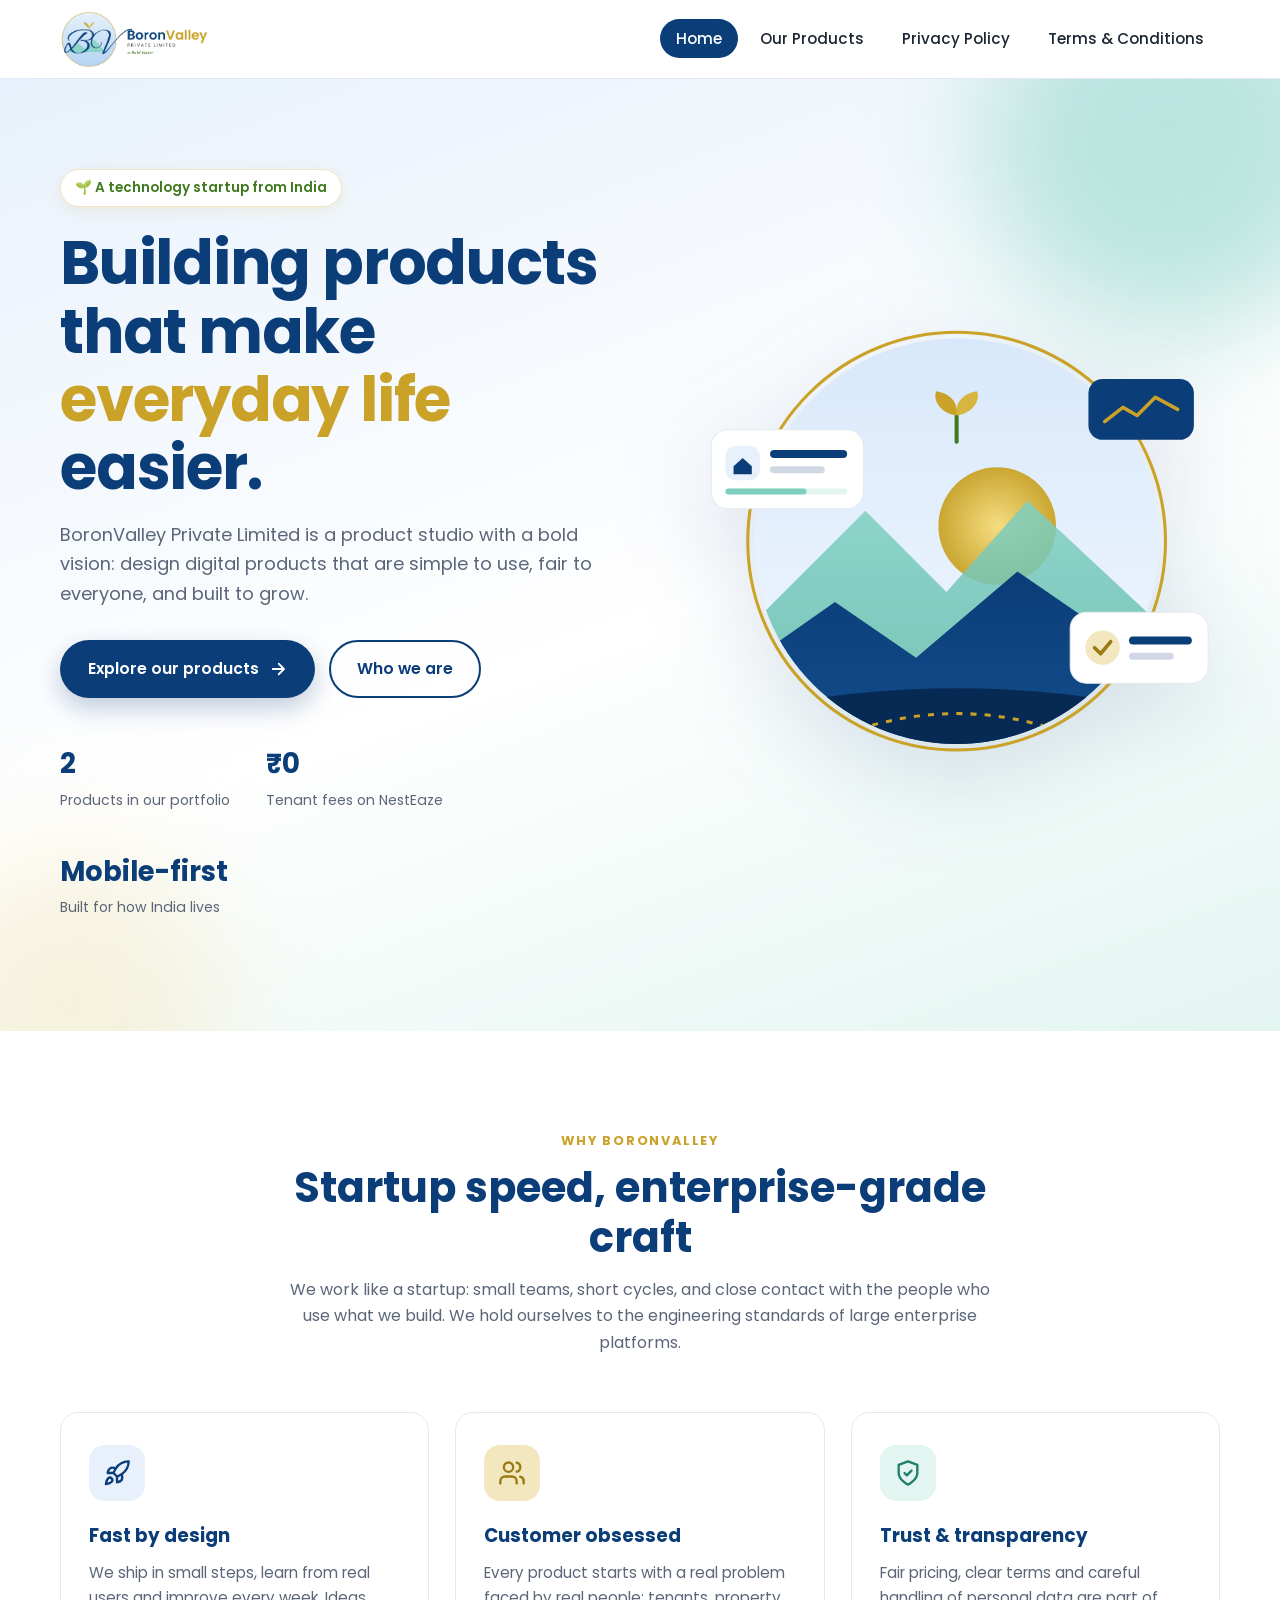
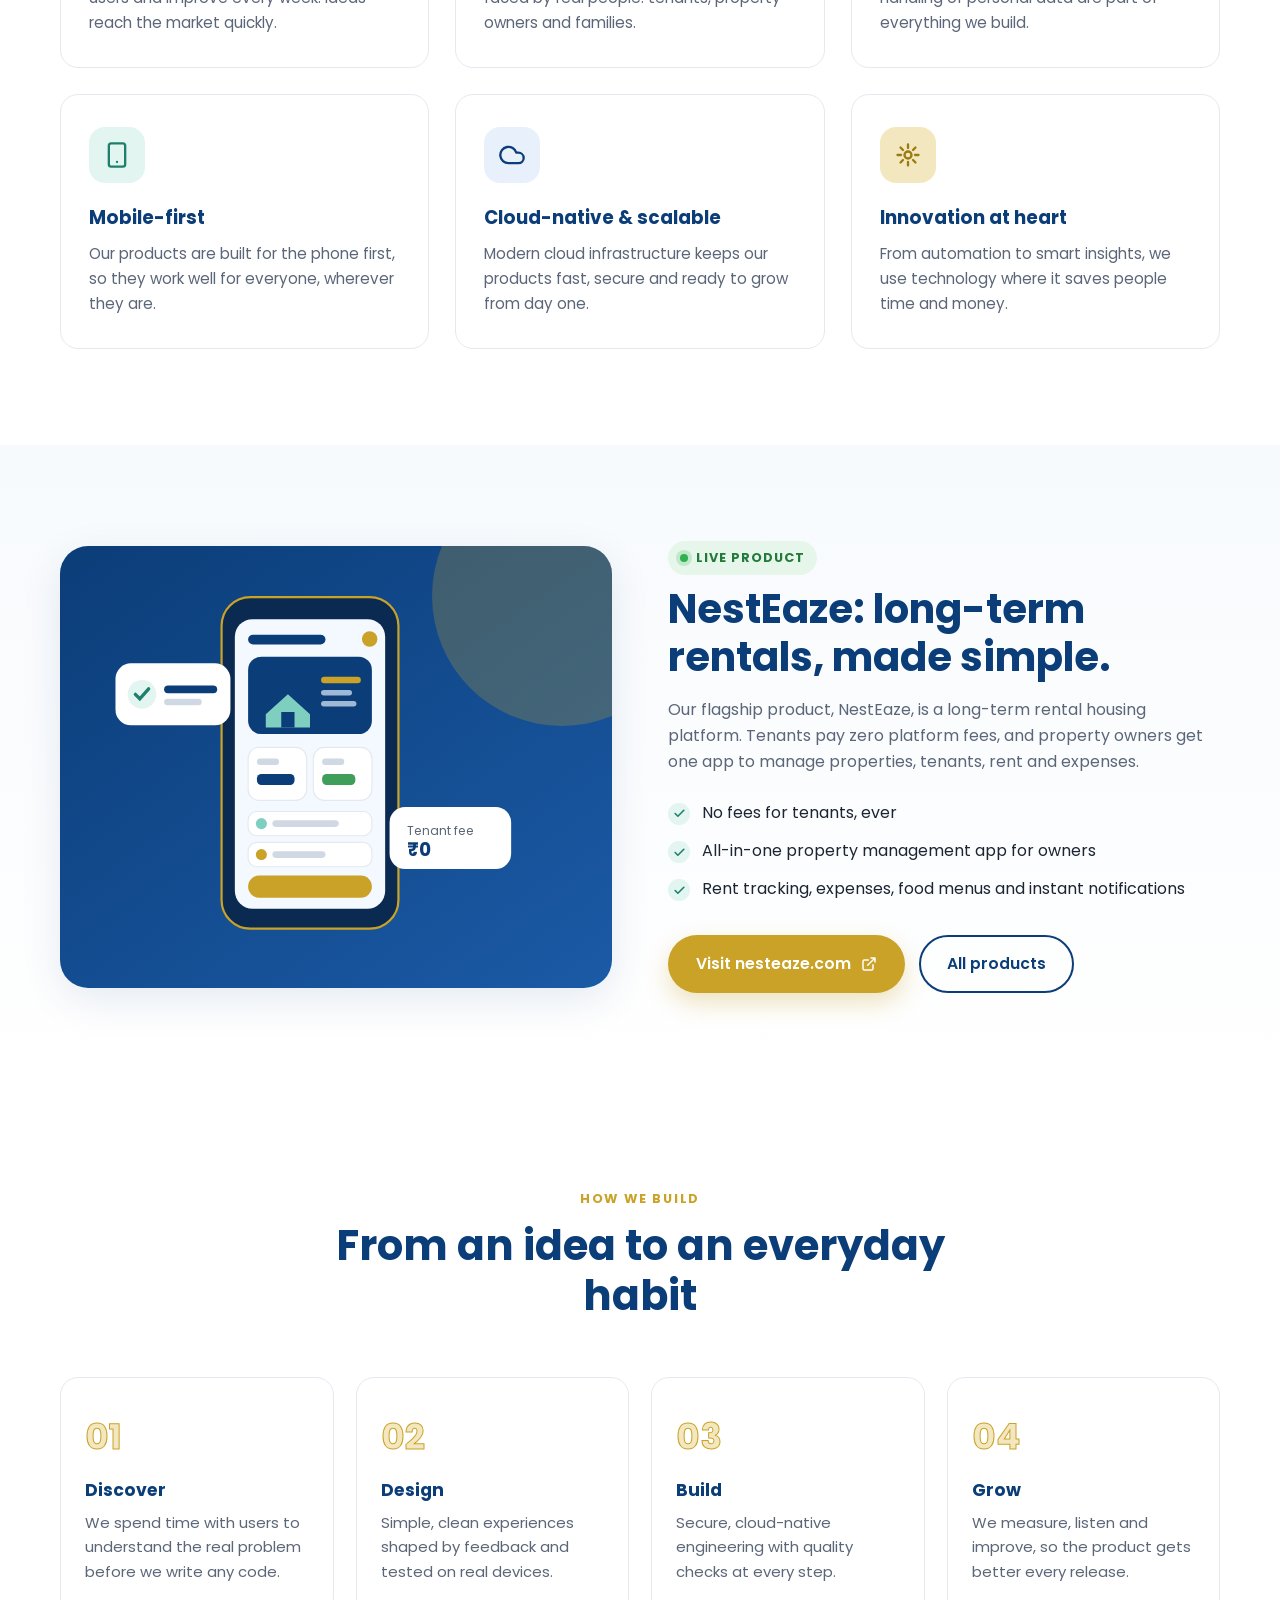
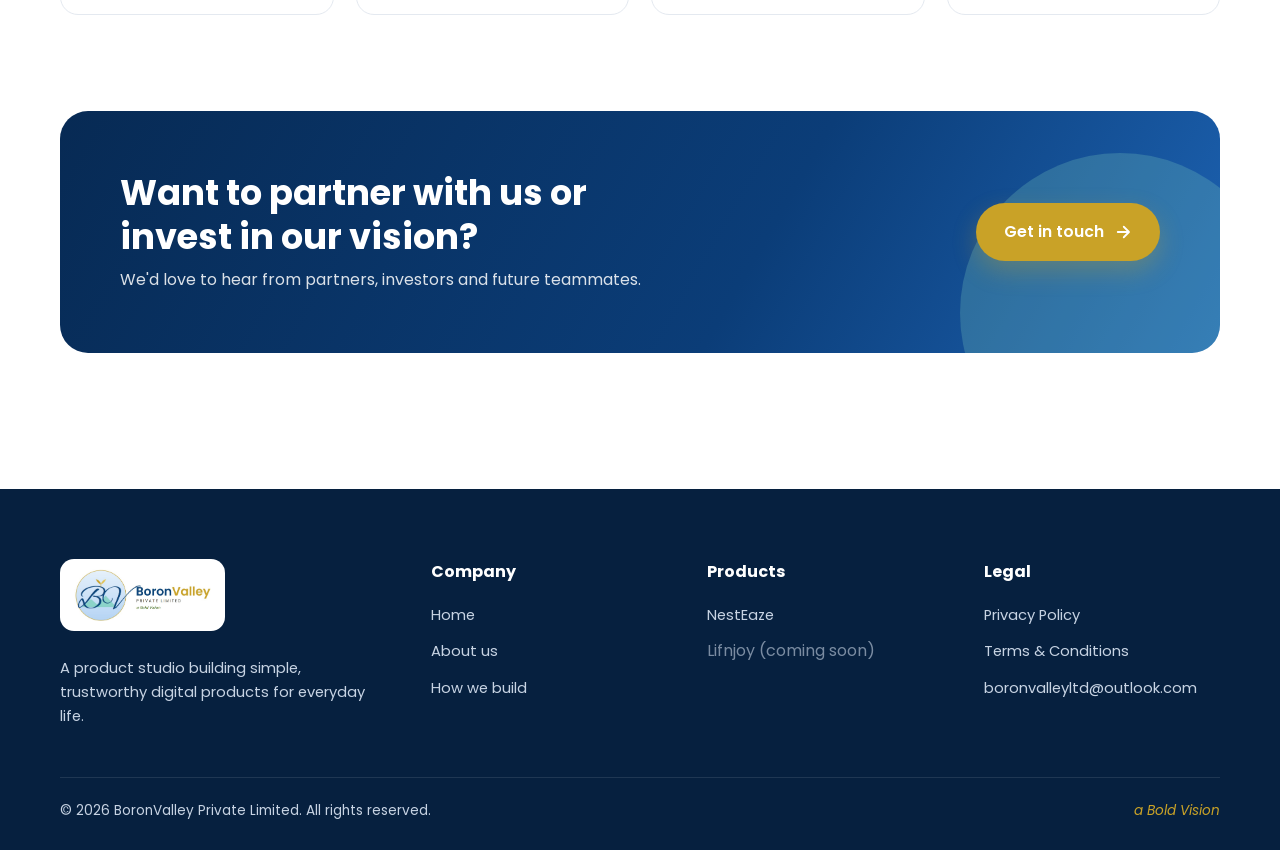
<file: index.html>
<!doctype html>
<html lang="en">
<head>
<meta charset="utf-8">
<meta name="viewport" content="width=device-width, initial-scale=1">
<title>BoronValley Private Limited | a Bold Vision</title>
<meta name="description" content="BoronValley Private Limited is a technology startup building simple, trustworthy digital products — including NestEaze, the zero-tenant-fee long-term rental platform.">
<link rel="icon" type="image/png" href="assets/favicon.png">
<link rel="preconnect" href="https://fonts.googleapis.com">
<link rel="preconnect" href="https://fonts.gstatic.com" crossorigin>
<link href="https://fonts.googleapis.com/css2?family=Poppins:wght@400;500;600;700&display=swap" rel="stylesheet">
<link rel="stylesheet" href="assets/styles.css">
<script src="assets/main.js" defer></script>
</head>
<body>
<header class="site-header">
  <nav class="container nav" aria-label="Main">
    <a class="brand" href="index.html" aria-label="BoronValley home"><img src="assets/logo.jpg" alt="BoronValley Private Limited — a Bold Vision"></a>
    <button class="menu-toggle" aria-label="Open menu" aria-expanded="false"><span></span><span></span><span></span></button>
    <ul class="nav-links">
      <li><a href="index.html" class="active">Home</a></li>
      <li><a href="products.html">Our Products</a></li>
      <li><a href="privacy-policy.html">Privacy Policy</a></li>
      <li><a href="terms-and-conditions.html">Terms &amp; Conditions</a></li>
    </ul>
  </nav>
</header>

<main>
<section class="hero">
  <div class="blob one"></div><div class="blob two"></div>
  <div class="container hero-grid">
    <div>
      <span class="eyebrow">&#127793; A technology startup from India</span>
      <h1>Building products that make <span class="gold">everyday life</span> easier.</h1>
      <p class="lead">BoronValley Private Limited is a product studio with a bold vision: design digital products that are simple to use, fair to everyone, and built to grow.</p>
      <div class="hero-actions">
        <a class="btn btn-primary" href="products.html">Explore our products <svg width="18" height="18" viewBox="0 0 24 24" fill="none" stroke="currentColor" stroke-width="2.4" stroke-linecap="round" stroke-linejoin="round"><path d="M5 12h14M13 5l7 7-7 7"/></svg></a>
        <a class="btn btn-outline" href="#about">Who we are</a>
      </div>
      <div class="hero-stats">
        <div><strong>2</strong><span>Products in our portfolio</span></div>
        <div><strong>&#8377;0</strong><span>Tenant fees on NestEaze</span></div>
        <div><strong>Mobile-first</strong><span>Built for how India lives</span></div>
      </div>
    </div>
    <div class="hero-art reveal"><svg viewBox="0 0 520 460" xmlns="http://www.w3.org/2000/svg" role="img" aria-label="Illustration of a valley with a rising sun and digital product cards">
<defs>
 <linearGradient id="sky" x1="0" y1="0" x2="0" y2="1"><stop offset="0" stop-color="#d6e7fa"/><stop offset="1" stop-color="#f4f9ff"/></linearGradient>
 <linearGradient id="m1" x1="0" y1="0" x2="0" y2="1"><stop offset="0" stop-color="#7fcfc0"/><stop offset="1" stop-color="#5bb5a5"/></linearGradient>
 <linearGradient id="m2" x1="0" y1="0" x2="0" y2="1"><stop offset="0" stop-color="#0b3d78"/><stop offset="1" stop-color="#14508f"/></linearGradient>
 <radialGradient id="sun"><stop offset="0" stop-color="#f6dc7a"/><stop offset="1" stop-color="#c9a227"/></radialGradient>
 <clipPath id="c"><circle cx="260" cy="230" r="200"/></clipPath>
</defs>
<circle cx="260" cy="230" r="206" fill="none" stroke="#c9a227" stroke-width="3"/>
<g clip-path="url(#c)">
 <rect x="0" y="0" width="520" height="460" fill="url(#sky)"/>
 <circle cx="300" cy="215" r="58" fill="url(#sun)" opacity=".95"/>
 <path d="M40 330 L170 200 L250 280 L330 190 L480 330 V460 H40Z" fill="url(#m1)" opacity=".85"/>
 <path d="M40 360 L140 290 L220 345 L320 260 L480 370 V460 H40Z" fill="url(#m2)"/>
 <path d="M40 400 Q260 350 480 400 V460 H40Z" fill="#072a54"/>
 <path d="M150 420 Q260 380 370 420" stroke="#c9a227" stroke-width="3" fill="none" stroke-dasharray="6 8"/>
</g>
<g transform="translate(250 92)"><path d="M10 40 V10" stroke="#3f7a1f" stroke-width="4" stroke-linecap="round"/><path d="M10 14 C-6 12 -14 -2 -10 -10 C4 -8 12 2 10 14Z" fill="#c9a227"/><path d="M10 14 C26 12 34 -2 30 -10 C16 -8 8 2 10 14Z" fill="#d8b440"/></g>
<g transform="translate(18 120)"><rect width="150" height="78" rx="16" fill="#fff" stroke="#e4e9f0"/><rect x="14" y="16" width="34" height="34" rx="10" fill="#e8f1fb"/><path d="M22 36 l9-8 9 8 v8 h-18z" fill="#0b3d78"/><rect x="58" y="20" width="76" height="8" rx="4" fill="#0b3d78"/><rect x="58" y="36" width="54" height="7" rx="3.5" fill="#cfd8e3"/><rect x="14" y="58" width="120" height="6" rx="3" fill="#e3f5f1"/><rect x="14" y="58" width="80" height="6" rx="3" fill="#7fcfc0"/></g>
<g transform="translate(372 300)"><rect width="136" height="70" rx="16" fill="#fff" stroke="#e4e9f0"/><circle cx="32" cy="35" r="17" fill="#f3e7bf"/><path d="M24 35l6 6 10-12" stroke="#9a7a12" stroke-width="3.5" fill="none" stroke-linecap="round" stroke-linejoin="round"/><rect x="58" y="24" width="62" height="8" rx="4" fill="#0b3d78"/><rect x="58" y="40" width="44" height="7" rx="3.5" fill="#cfd8e3"/></g>
<g transform="translate(390 70)"><rect width="104" height="60" rx="14" fill="#0b3d78"/><path d="M16 42 L34 28 L48 36 L66 18 L88 30" stroke="#c9a227" stroke-width="3.5" fill="none" stroke-linecap="round" stroke-linejoin="round"/></g>
</svg></div>
  </div>
</section>

<section id="about">
  <div class="container">
    <div class="section-head reveal"><span class="tag">Why BoronValley</span><h2>Startup speed, enterprise-grade craft</h2><p>We work like a startup: small teams, short cycles, and close contact with the people who use what we build. We hold ourselves to the engineering standards of large enterprise platforms.</p></div>
    <div class="grid-3">
      <div class="card reveal"><div class="icon "><svg viewBox="0 0 24 24" fill="none" stroke="currentColor" stroke-width="2" stroke-linecap="round" stroke-linejoin="round"><path d="M4.5 16.5c-1.5 1.3-2 5-2 5s3.7-.5 5-2c.7-.8.7-2.1-.1-2.9a2.2 2.2 0 0 0-2.9-.1z"/><path d="m12 15-3-3a22 22 0 0 1 2-3.9A12.9 12.9 0 0 1 22 2c0 2.7-.8 7.5-6 11a22.4 22.4 0 0 1-4 2z"/><path d="M9 12H4s.6-3 2-4c1.6-1.1 5 0 5 0"/><path d="M12 15v5s3-.6 4-2c1.1-1.6 0-5 0-5"/></svg></div><h3>Fast by design</h3><p>We ship in small steps, learn from real users and improve every week. Ideas reach the market quickly.</p></div>
      <div class="card reveal"><div class="icon gold"><svg viewBox="0 0 24 24" fill="none" stroke="currentColor" stroke-width="2" stroke-linecap="round" stroke-linejoin="round"><path d="M16 21v-2a4 4 0 0 0-4-4H6a4 4 0 0 0-4 4v2"/><circle cx="9" cy="7" r="4"/><path d="M22 21v-2a4 4 0 0 0-3-3.9M16 3.1a4 4 0 0 1 0 7.8"/></svg></div><h3>Customer obsessed</h3><p>Every product starts with a real problem faced by real people: tenants, property owners and families.</p></div>
      <div class="card reveal"><div class="icon teal"><svg viewBox="0 0 24 24" fill="none" stroke="currentColor" stroke-width="2" stroke-linecap="round" stroke-linejoin="round"><path d="M12 22s8-4 8-10V5l-8-3-8 3v7c0 6 8 10 8 10z"/><path d="m9 12 2 2 4-4"/></svg></div><h3>Trust &amp; transparency</h3><p>Fair pricing, clear terms and careful handling of personal data are part of everything we build.</p></div>
      <div class="card reveal"><div class="icon teal"><svg viewBox="0 0 24 24" fill="none" stroke="currentColor" stroke-width="2" stroke-linecap="round" stroke-linejoin="round"><rect x="5" y="2" width="14" height="20" rx="2"/><path d="M12 18h.01"/></svg></div><h3>Mobile-first</h3><p>Our products are built for the phone first, so they work well for everyone, wherever they are.</p></div>
      <div class="card reveal"><div class="icon "><svg viewBox="0 0 24 24" fill="none" stroke="currentColor" stroke-width="2" stroke-linecap="round" stroke-linejoin="round"><path d="M17.5 19H9a7 7 0 1 1 6.7-9h1.8a4.5 4.5 0 1 1 0 9z"/></svg></div><h3>Cloud-native &amp; scalable</h3><p>Modern cloud infrastructure keeps our products fast, secure and ready to grow from day one.</p></div>
      <div class="card reveal"><div class="icon gold"><svg viewBox="0 0 24 24" fill="none" stroke="currentColor" stroke-width="2" stroke-linecap="round" stroke-linejoin="round"><path d="M12 3v3M12 18v3M3 12h3M18 12h3M5.6 5.6l2.1 2.1M16.3 16.3l2.1 2.1M5.6 18.4l2.1-2.1M16.3 7.7l2.1-2.1"/><circle cx="12" cy="12" r="3"/></svg></div><h3>Innovation at heart</h3><p>From automation to smart insights, we use technology where it saves people time and money.</p></div>
    </div>
  </div>
</section>

<section class="alt">
  <div class="container spotlight">
    <div class="spotlight-art reveal"><svg viewBox="0 0 380 320" xmlns="http://www.w3.org/2000/svg" role="img" aria-label="NestEaze app illustration with a home and rent dashboard" style="position:relative;z-index:1;width:100%;max-width:420px">
<rect x="110" y="10" width="160" height="300" rx="26" fill="#0a2a52" stroke="#c9a227" stroke-width="2"/>
<rect x="122" y="30" width="136" height="262" rx="16" fill="#f4f9ff"/>
<rect x="134" y="44" width="70" height="9" rx="4.5" fill="#0b3d78"/><circle cx="244" cy="48" r="7" fill="#c9a227"/>
<rect x="134" y="64" width="112" height="70" rx="12" fill="#0b3d78"/>
<path d="M150 116 l20-18 20 18v12h-40z" fill="#7fcfc0"/><rect x="164" y="114" width="12" height="14" fill="#0b3d78"/>
<rect x="200" y="82" width="36" height="6" rx="3" fill="#c9a227"/><rect x="200" y="94" width="28" height="5" rx="2.5" fill="#9fb8d6"/><rect x="200" y="104" width="32" height="5" rx="2.5" fill="#9fb8d6"/>
<rect x="134" y="146" width="53" height="48" rx="10" fill="#fff" stroke="#e4e9f0"/><rect x="193" y="146" width="53" height="48" rx="10" fill="#fff" stroke="#e4e9f0"/>
<rect x="142" y="156" width="20" height="6" rx="3" fill="#cfd8e3"/><rect x="142" y="170" width="34" height="10" rx="4" fill="#0b3d78"/>
<rect x="201" y="156" width="20" height="6" rx="3" fill="#cfd8e3"/><rect x="201" y="170" width="30" height="10" rx="4" fill="#3f9e5a"/>
<rect x="134" y="204" width="112" height="22" rx="8" fill="#fff" stroke="#e4e9f0"/><circle cx="146" cy="215" r="5" fill="#7fcfc0"/><rect x="156" y="212" width="60" height="6" rx="3" fill="#cfd8e3"/>
<rect x="134" y="232" width="112" height="22" rx="8" fill="#fff" stroke="#e4e9f0"/><circle cx="146" cy="243" r="5" fill="#c9a227"/><rect x="156" y="240" width="48" height="6" rx="3" fill="#cfd8e3"/>
<rect x="134" y="262" width="112" height="20" rx="10" fill="#c9a227"/>
<g transform="translate(14 70)"><rect width="104" height="56" rx="14" fill="#fff"/><circle cx="24" cy="28" r="13" fill="#e3f5f1"/><path d="M18 28l4 4 8-9" stroke="#1f7f6d" stroke-width="3" fill="none" stroke-linecap="round"/><rect x="44" y="20" width="48" height="7" rx="3.5" fill="#0b3d78"/><rect x="44" y="32" width="34" height="6" rx="3" fill="#cfd8e3"/></g>
<g transform="translate(262 200)"><rect width="110" height="56" rx="14" fill="#fff"/><text x="16" y="25" font-family="Poppins,sans-serif" font-size="11" fill="#5b6678">Tenant fee</text><text x="16" y="44" font-family="Poppins,sans-serif" font-size="17" font-weight="700" fill="#0b3d78">&#8377;0</text></g>
</svg></div>
    <div class="reveal">
      <span class="product-badge badge-live">Live product</span>
      <h2>NestEaze: long-term rentals, made simple.</h2>
      <p style="color:var(--muted)">Our flagship product, NestEaze, is a long-term rental housing platform. Tenants pay zero platform fees, and property owners get one app to manage properties, tenants, rent and expenses.</p>
      <ul class="check-list">
        <li>No fees for tenants, ever</li>
        <li>All-in-one property management app for owners</li>
        <li>Rent tracking, expenses, food menus and instant notifications</li>
      </ul>
      <div class="hero-actions" style="margin-top:0">
        <a class="btn btn-gold" href="https://nesteaze.com" target="_blank" rel="noopener">Visit nesteaze.com <svg width="16" height="16" viewBox="0 0 24 24" fill="none" stroke="currentColor" stroke-width="2.2" stroke-linecap="round" stroke-linejoin="round"><path d="M15 3h6v6M10 14 21 3M18 13v6a2 2 0 0 1-2 2H5a2 2 0 0 1-2-2V8a2 2 0 0 1 2-2h6"/></svg></a>
        <a class="btn btn-outline" href="products.html">All products</a>
      </div>
    </div>
  </div>
</section>

<section id="how">
  <div class="container">
    <div class="section-head reveal"><span class="tag">How we build</span><h2>From an idea to an everyday habit</h2></div>
    <div class="steps">
      <div class="step reveal"><h3>Discover</h3><p>We spend time with users to understand the real problem before we write any code.</p></div>
      <div class="step reveal"><h3>Design</h3><p>Simple, clean experiences shaped by feedback and tested on real devices.</p></div>
      <div class="step reveal"><h3>Build</h3><p>Secure, cloud-native engineering with quality checks at every step.</p></div>
      <div class="step reveal"><h3>Grow</h3><p>We measure, listen and improve, so the product gets better every release.</p></div>
    </div>
  </div>
</section>

<section style="padding-top:0">
  <div class="container">
    <div class="cta-band reveal">
      <div><h2>Want to partner with us or invest in our vision?</h2><p>We'd love to hear from partners, investors and future teammates.</p></div>
      <a class="btn btn-gold" href="mailto:boronvalleyltd@outlook.com">Get in touch <svg width="18" height="18" viewBox="0 0 24 24" fill="none" stroke="currentColor" stroke-width="2.4" stroke-linecap="round" stroke-linejoin="round"><path d="M5 12h14M13 5l7 7-7 7"/></svg></a>
    </div>
  </div>
</section>
</main>
<footer class="site-footer">
  <div class="container">
    <div class="footer-grid">
      <div>
        <a class="footer-logo" href="index.html" aria-label="BoronValley home"><img src="assets/logo.jpg" alt="BoronValley Private Limited"></a>
        <p>A product studio building simple, trustworthy digital products for everyday life.</p>
      </div>
      <div><h4>Company</h4><ul><li><a href="index.html">Home</a></li><li><a href="index.html#about">About us</a></li><li><a href="index.html#how">How we build</a></li></ul></div>
      <div><h4>Products</h4><ul><li><a href="https://nesteaze.com" target="_blank" rel="noopener">NestEaze</a></li><li><span style="opacity:.6">Lifnjoy (coming soon)</span></li></ul></div>
      <div><h4>Legal</h4><ul><li><a href="privacy-policy.html">Privacy Policy</a></li><li><a href="terms-and-conditions.html">Terms &amp; Conditions</a></li><li><a href="mailto::boronvalleyltd@outlook.com">boronvalleyltd@outlook.com</a></li></ul></div>
    </div>
    <div class="footer-bottom"><span>&copy; <span id="year">2026</span> BoronValley Private Limited. All rights reserved.</span><em>a Bold Vision</em></div>
  </div>
</footer>
</body>
</html>
</file>
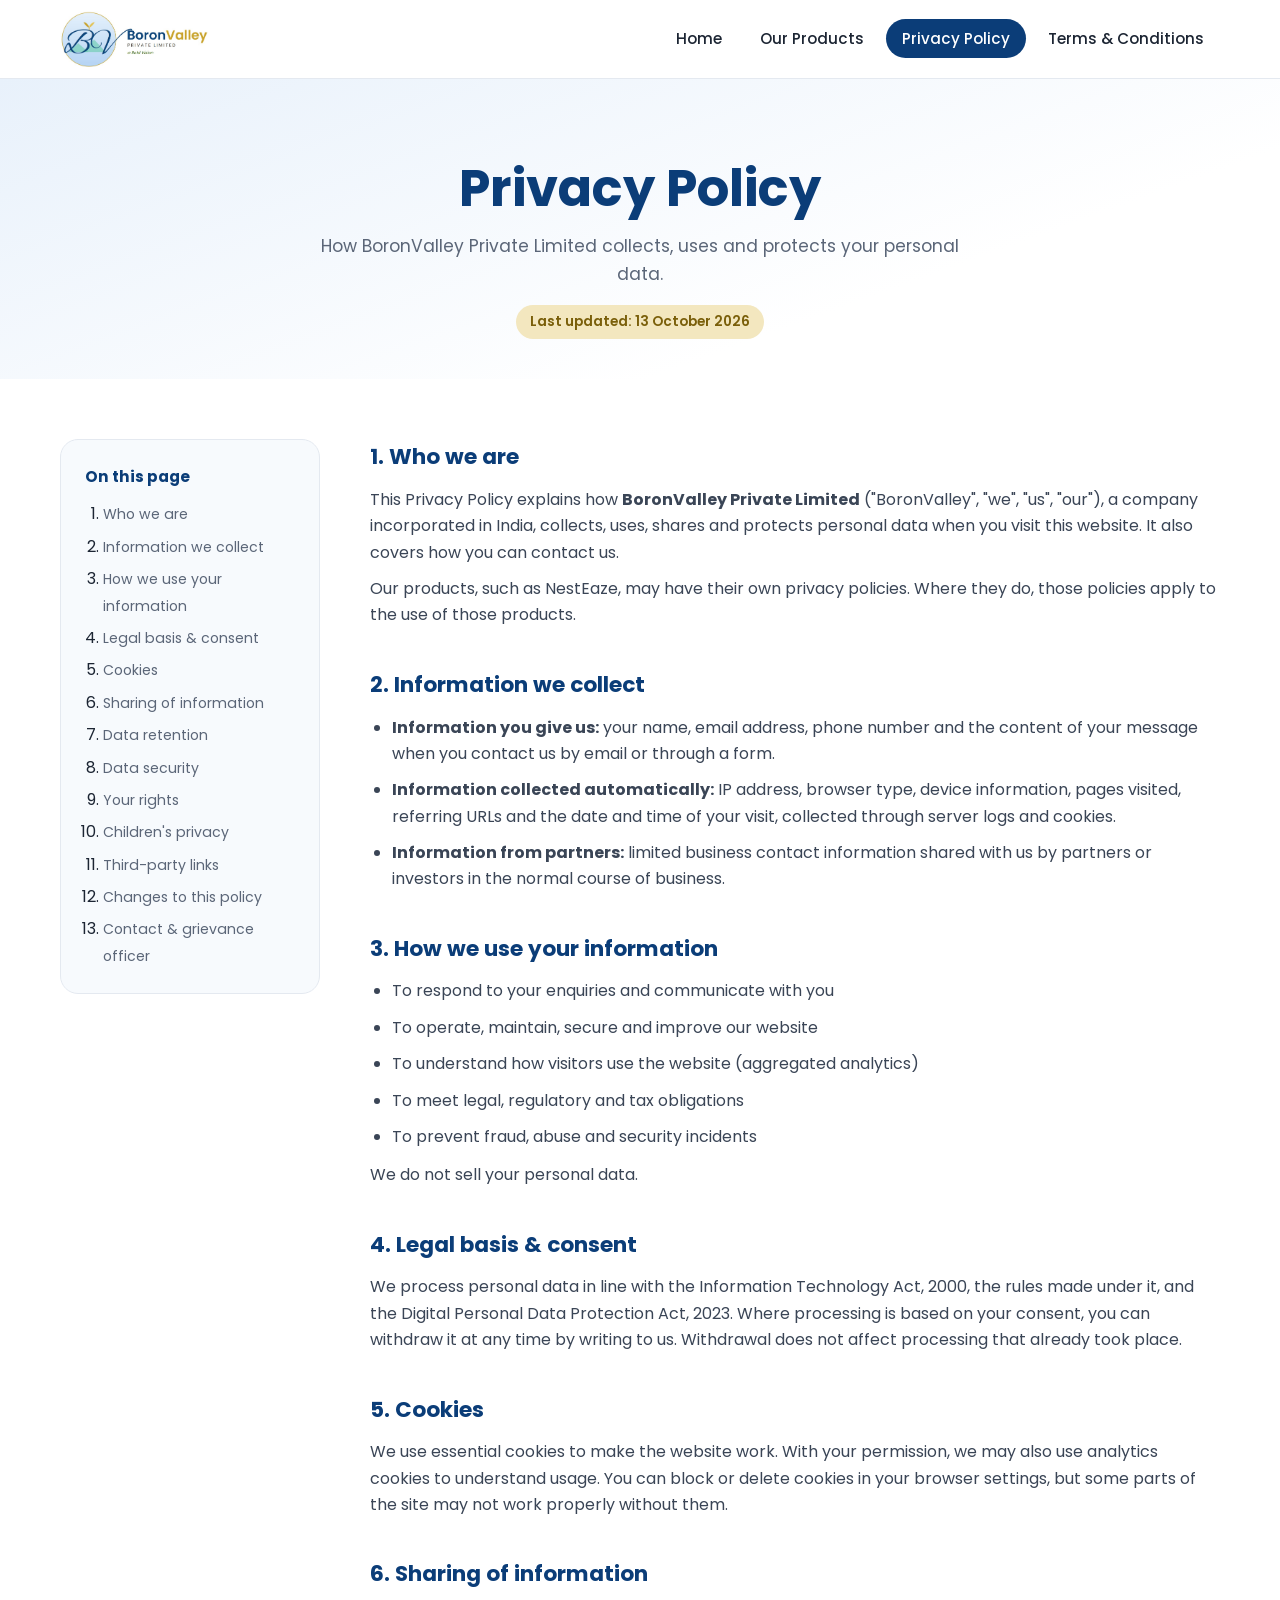
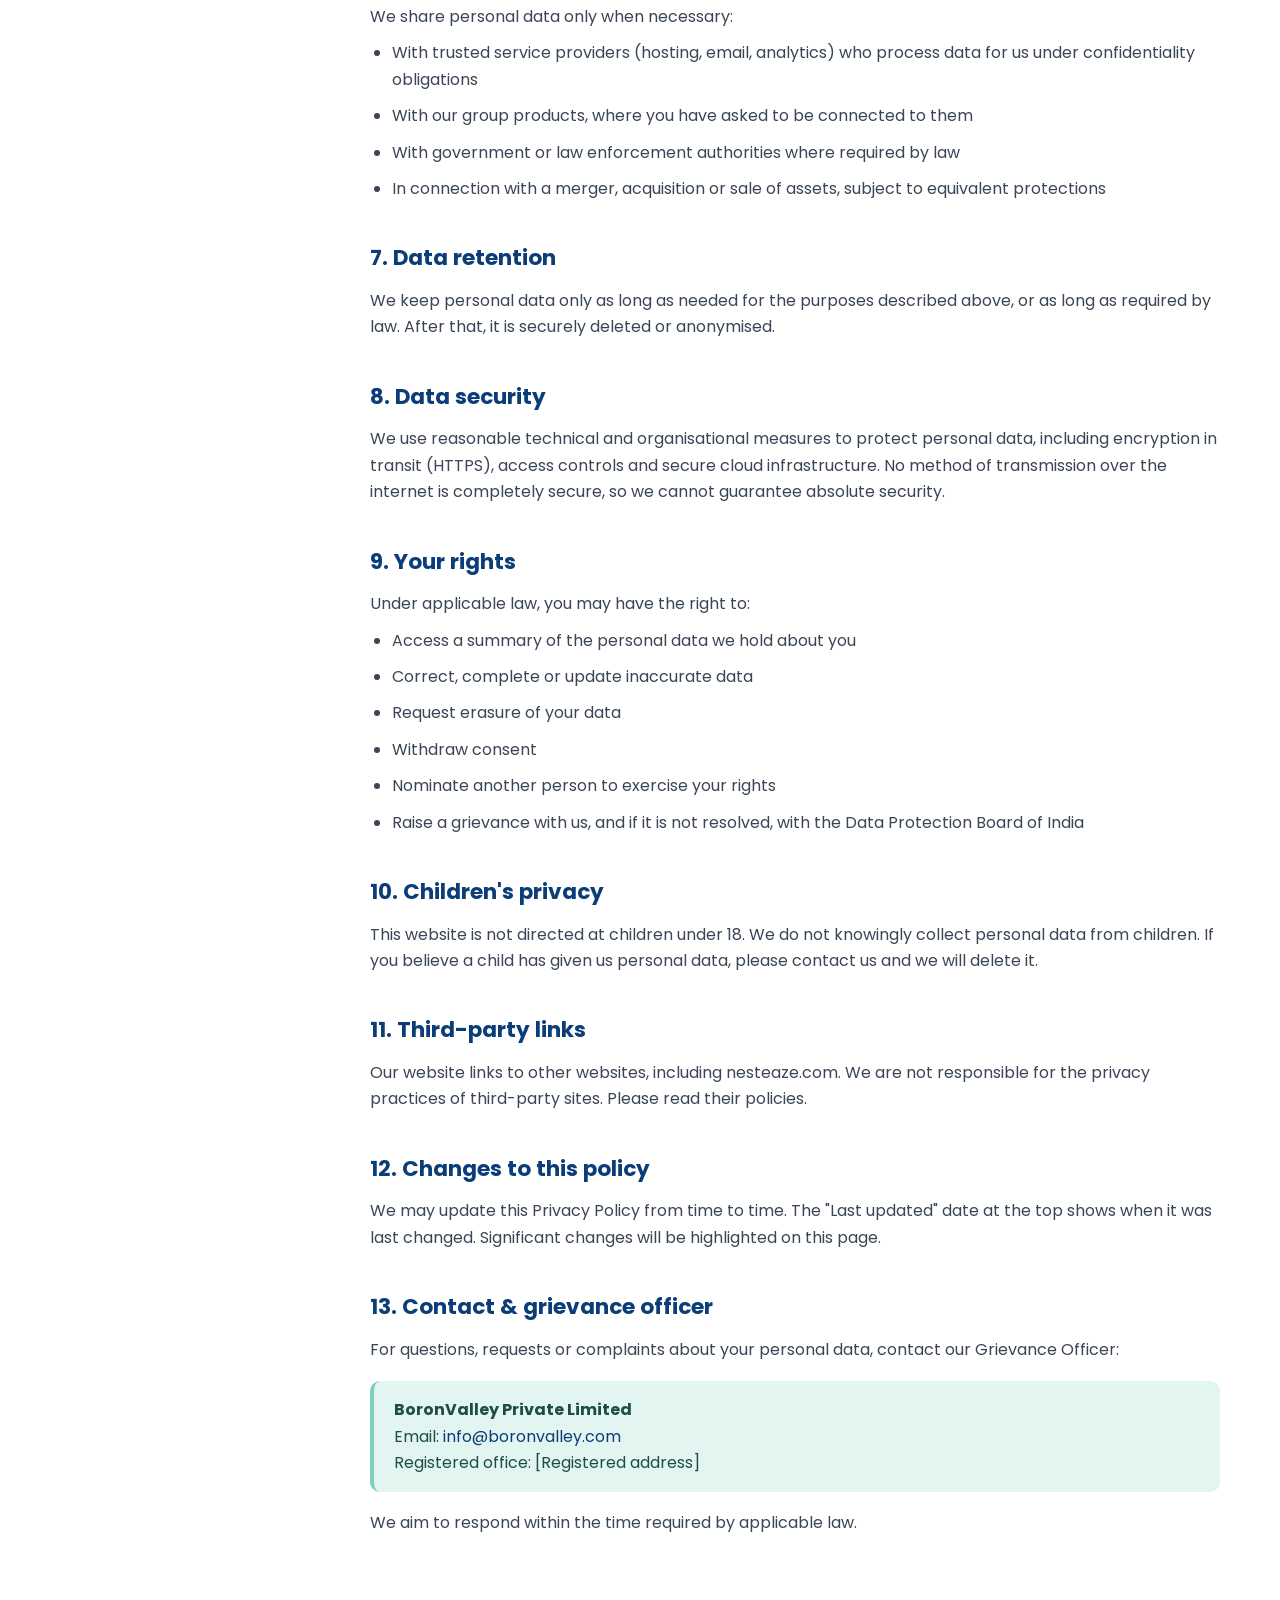
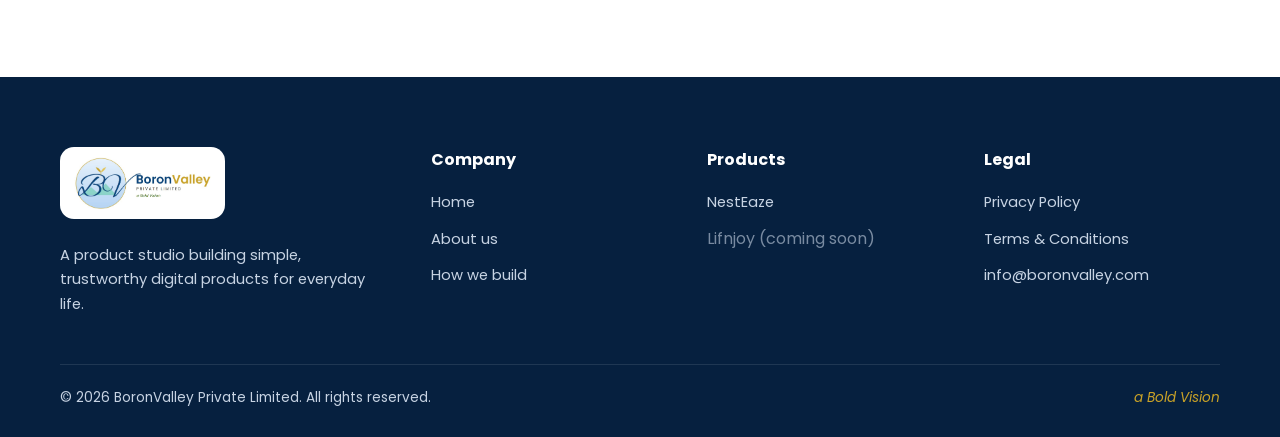
<file: privacy-policy.html>
<!doctype html>
<html lang="en">
<head>
<meta charset="utf-8">
<meta name="viewport" content="width=device-width, initial-scale=1">
<title>Privacy Policy | BoronValley Private Limited</title>
<meta name="description" content="Privacy Policy of BoronValley Private Limited.">
<link rel="icon" type="image/png" href="assets/favicon.png">
<link rel="preconnect" href="https://fonts.googleapis.com">
<link rel="preconnect" href="https://fonts.gstatic.com" crossorigin>
<link href="https://fonts.googleapis.com/css2?family=Poppins:wght@400;500;600;700&display=swap" rel="stylesheet">
<link rel="stylesheet" href="assets/styles.css">
<script src="assets/main.js" defer></script>
</head>
<body>
<header class="site-header">
  <nav class="container nav" aria-label="Main">
    <a class="brand" href="index.html" aria-label="BoronValley home"><img src="assets/logo.jpg" alt="BoronValley Private Limited — a Bold Vision"></a>
    <button class="menu-toggle" aria-label="Open menu" aria-expanded="false"><span></span><span></span><span></span></button>
    <ul class="nav-links">
      <li><a href="index.html">Home</a></li>
      <li><a href="products.html">Our Products</a></li>
      <li><a href="privacy-policy.html" class="active">Privacy Policy</a></li>
      <li><a href="terms-and-conditions.html">Terms &amp; Conditions</a></li>
    </ul>
  </nav>
</header>

<main>
<section class="page-hero" style="padding-bottom:40px">
  <div class="container"><h1>Privacy Policy</h1><p>How BoronValley Private Limited collects, uses and protects your personal data.</p><span class="legal-meta">Last updated: 13 October 2026</span></div>
</section>
<div class="legal"><div class="container legal-wrap">
  <aside class="toc"><h4>On this page</h4><ol><li><a href="#s1">Who we are</a></li><li><a href="#s2">Information we collect</a></li><li><a href="#s3">How we use your information</a></li><li><a href="#s4">Legal basis &amp; consent</a></li><li><a href="#s5">Cookies</a></li><li><a href="#s6">Sharing of information</a></li><li><a href="#s7">Data retention</a></li><li><a href="#s8">Data security</a></li><li><a href="#s9">Your rights</a></li><li><a href="#s10">Children's privacy</a></li><li><a href="#s11">Third-party links</a></li><li><a href="#s12">Changes to this policy</a></li><li><a href="#s13">Contact &amp; grievance officer</a></li></ol></aside>
  <article class="legal-content"><h2 id="s1">1. Who we are</h2><p>This Privacy Policy explains how <strong>BoronValley Private Limited</strong> ("BoronValley", "we", "us", "our"), a company incorporated in India, collects, uses, shares and protects personal data when you visit this website. It also covers how you can contact us.</p><p>Our products, such as NestEaze, may have their own privacy policies. Where they do, those policies apply to the use of those products.</p><h2 id="s2">2. Information we collect</h2><ul><li><strong>Information you give us:</strong> your name, email address, phone number and the content of your message when you contact us by email or through a form.</li><li><strong>Information collected automatically:</strong> IP address, browser type, device information, pages visited, referring URLs and the date and time of your visit, collected through server logs and cookies.</li><li><strong>Information from partners:</strong> limited business contact information shared with us by partners or investors in the normal course of business.</li></ul><h2 id="s3">3. How we use your information</h2><ul><li>To respond to your enquiries and communicate with you</li><li>To operate, maintain, secure and improve our website</li><li>To understand how visitors use the website (aggregated analytics)</li><li>To meet legal, regulatory and tax obligations</li><li>To prevent fraud, abuse and security incidents</li></ul><p>We do not sell your personal data.</p><h2 id="s4">4. Legal basis &amp; consent</h2><p>We process personal data in line with the Information Technology Act, 2000, the rules made under it, and the Digital Personal Data Protection Act, 2023. Where processing is based on your consent, you can withdraw it at any time by writing to us. Withdrawal does not affect processing that already took place.</p><h2 id="s5">5. Cookies</h2><p>We use essential cookies to make the website work. With your permission, we may also use analytics cookies to understand usage. You can block or delete cookies in your browser settings, but some parts of the site may not work properly without them.</p><h2 id="s6">6. Sharing of information</h2><p>We share personal data only when necessary:</p><ul><li>With trusted service providers (hosting, email, analytics) who process data for us under confidentiality obligations</li><li>With our group products, where you have asked to be connected to them</li><li>With government or law enforcement authorities where required by law</li><li>In connection with a merger, acquisition or sale of assets, subject to equivalent protections</li></ul><h2 id="s7">7. Data retention</h2><p>We keep personal data only as long as needed for the purposes described above, or as long as required by law. After that, it is securely deleted or anonymised.</p><h2 id="s8">8. Data security</h2><p>We use reasonable technical and organisational measures to protect personal data, including encryption in transit (HTTPS), access controls and secure cloud infrastructure. No method of transmission over the internet is completely secure, so we cannot guarantee absolute security.</p><h2 id="s9">9. Your rights</h2><p>Under applicable law, you may have the right to:</p><ul><li>Access a summary of the personal data we hold about you</li><li>Correct, complete or update inaccurate data</li><li>Request erasure of your data</li><li>Withdraw consent</li><li>Nominate another person to exercise your rights</li><li>Raise a grievance with us, and if it is not resolved, with the Data Protection Board of India</li></ul><h2 id="s10">10. Children's privacy</h2><p>This website is not directed at children under 18. We do not knowingly collect personal data from children. If you believe a child has given us personal data, please contact us and we will delete it.</p><h2 id="s11">11. Third-party links</h2><p>Our website links to other websites, including nesteaze.com. We are not responsible for the privacy practices of third-party sites. Please read their policies.</p><h2 id="s12">12. Changes to this policy</h2><p>We may update this Privacy Policy from time to time. The "Last updated" date at the top shows when it was last changed. Significant changes will be highlighted on this page.</p><h2 id="s13">13. Contact &amp; grievance officer</h2><p>For questions, requests or complaints about your personal data, contact our Grievance Officer:</p><div class="note"><strong>BoronValley Private Limited</strong><br>Email: <a href="mailto:info@boronvalley.com">info@boronvalley.com</a><br>Registered office: [Registered address]</div><p>We aim to respond within the time required by applicable law.</p></article>
</div></div>
</main>
<footer class="site-footer">
  <div class="container">
    <div class="footer-grid">
      <div>
        <a class="footer-logo" href="index.html" aria-label="BoronValley home"><img src="assets/logo.jpg" alt="BoronValley Private Limited"></a>
        <p>A product studio building simple, trustworthy digital products for everyday life.</p>
      </div>
      <div><h4>Company</h4><ul><li><a href="index.html">Home</a></li><li><a href="index.html#about">About us</a></li><li><a href="index.html#how">How we build</a></li></ul></div>
      <div><h4>Products</h4><ul><li><a href="https://nesteaze.com" target="_blank" rel="noopener">NestEaze</a></li><li><span style="opacity:.6">Lifnjoy (coming soon)</span></li></ul></div>
      <div><h4>Legal</h4><ul><li><a href="privacy-policy.html">Privacy Policy</a></li><li><a href="terms-and-conditions.html">Terms &amp; Conditions</a></li><li><a href="mailto:info@boronvalley.com">info@boronvalley.com</a></li></ul></div>
    </div>
    <div class="footer-bottom"><span>&copy; <span id="year">2026</span> BoronValley Private Limited. All rights reserved.</span><em>a Bold Vision</em></div>
  </div>
</footer>
</body>
</html>
</file>
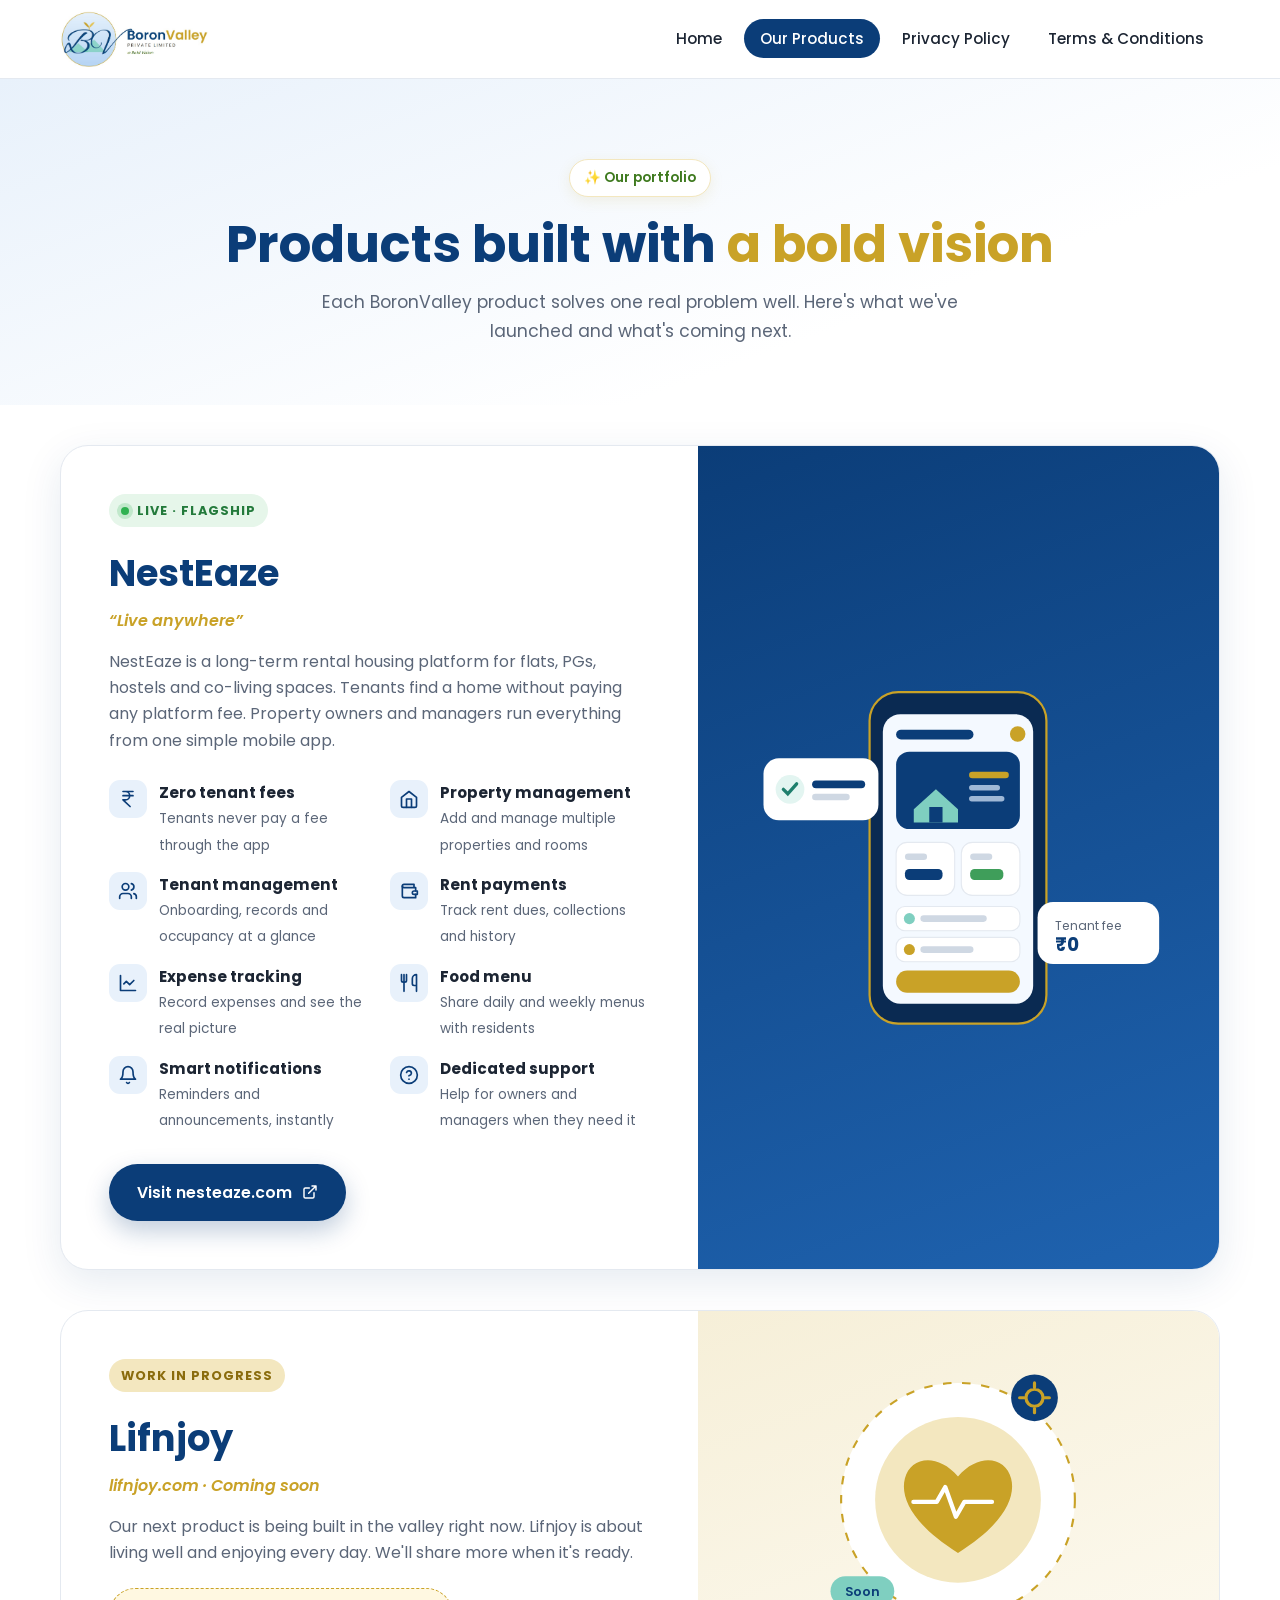
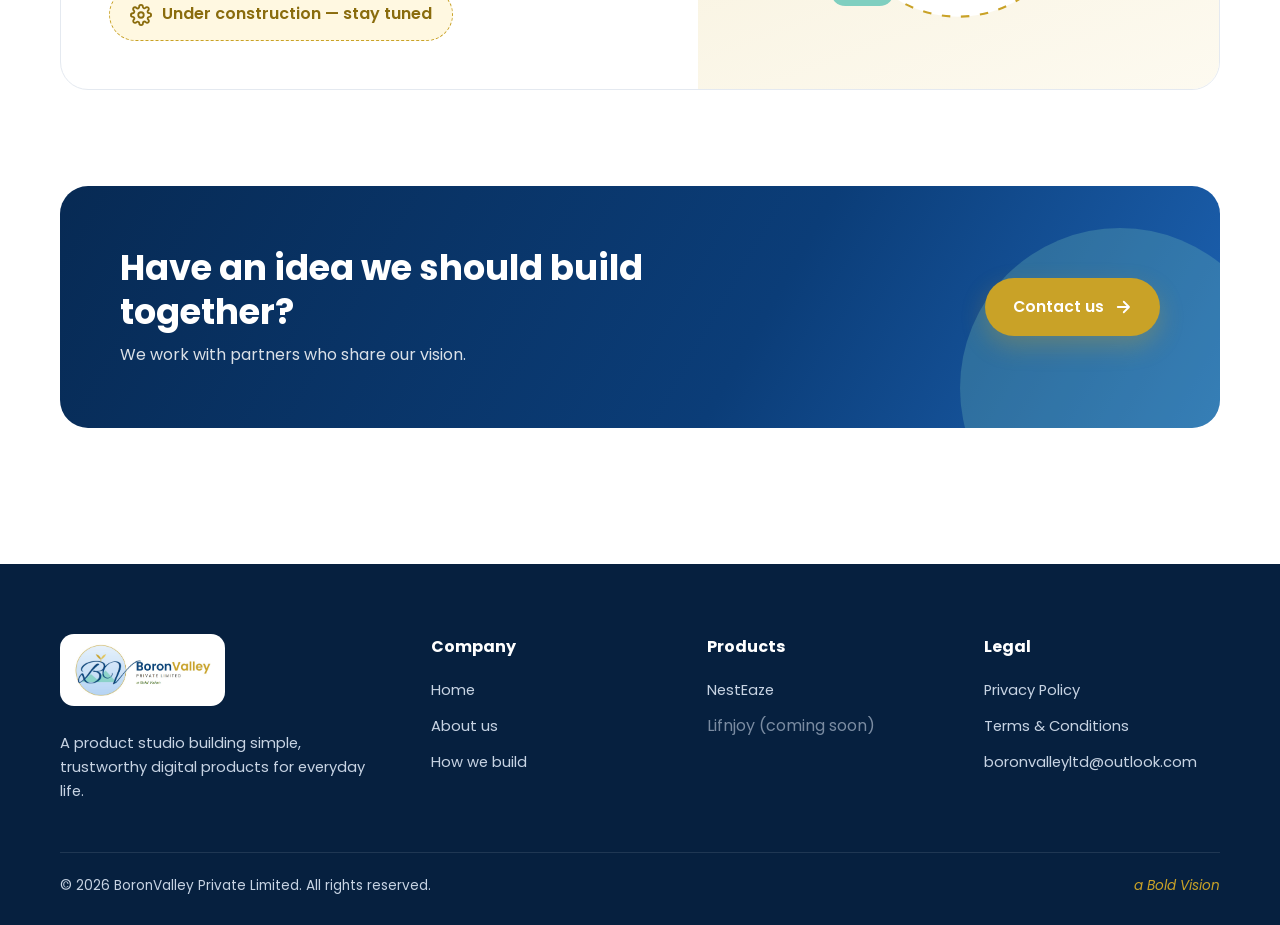
<file: products.html>
<!doctype html>
<html lang="en">
<head>
<meta charset="utf-8">
<meta name="viewport" content="width=device-width, initial-scale=1">
<title>Our Products | BoronValley Private Limited</title>
<meta name="description" content="Products by BoronValley Private Limited: NestEaze (nesteaze.com) long-term rental platform and Lifnjoy (coming soon).">
<link rel="icon" type="image/png" href="assets/favicon.png">
<link rel="preconnect" href="https://fonts.googleapis.com">
<link rel="preconnect" href="https://fonts.gstatic.com" crossorigin>
<link href="https://fonts.googleapis.com/css2?family=Poppins:wght@400;500;600;700&display=swap" rel="stylesheet">
<link rel="stylesheet" href="assets/styles.css">
<script src="assets/main.js" defer></script>
</head>
<body>
<header class="site-header">
  <nav class="container nav" aria-label="Main">
    <a class="brand" href="index.html" aria-label="BoronValley home"><img src="assets/logo.jpg" alt="BoronValley Private Limited — a Bold Vision"></a>
    <button class="menu-toggle" aria-label="Open menu" aria-expanded="false"><span></span><span></span><span></span></button>
    <ul class="nav-links">
      <li><a href="index.html">Home</a></li>
      <li><a href="products.html" class="active">Our Products</a></li>
      <li><a href="privacy-policy.html">Privacy Policy</a></li>
      <li><a href="terms-and-conditions.html">Terms &amp; Conditions</a></li>
    </ul>
  </nav>
</header>

<main>
<section class="page-hero">
  <div class="container">
    <span class="eyebrow">&#10024; Our portfolio</span>
    <h1 style="margin-top:18px">Products built with <span style="color:var(--gold)">a bold vision</span></h1>
    <p>Each BoronValley product solves one real problem well. Here's what we've launched and what's coming next.</p>
  </div>
</section>

<section style="padding-top:40px">
  <div class="container" style="display:grid;gap:40px">

    <a class="product-card reveal" href="https://nesteaze.com" target="_blank" rel="noopener" aria-label="Visit NestEaze at nesteaze.com">
      <div class="product-body">
        <span class="product-badge badge-live">Live &middot; Flagship</span>
        <h2>NestEaze</h2>
        <div class="tagline">&ldquo;Live anywhere&rdquo;</div>
        <p style="color:var(--muted)">NestEaze is a long-term rental housing platform for flats, PGs, hostels and co-living spaces. Tenants find a home without paying any platform fee. Property owners and managers run everything from one simple mobile app.</p>
        <div class="feature-grid">
          <div class="feature"><div class="mini"><svg viewBox="0 0 24 24" fill="none" stroke="currentColor" stroke-width="2" stroke-linecap="round" stroke-linejoin="round"><path d="M6 3h12M6 8h12M6 13l8.5 8M6 13h3a5 5 0 0 0 0-10"/></svg></div><div><strong>Zero tenant fees</strong><span>Tenants never pay a fee through the app</span></div></div>
          <div class="feature"><div class="mini"><svg viewBox="0 0 24 24" fill="none" stroke="currentColor" stroke-width="2" stroke-linecap="round" stroke-linejoin="round"><path d="m3 10 9-7 9 7v10a2 2 0 0 1-2 2H5a2 2 0 0 1-2-2z"/><path d="M9 22V12h6v10"/></svg></div><div><strong>Property management</strong><span>Add and manage multiple properties and rooms</span></div></div>
          <div class="feature"><div class="mini"><svg viewBox="0 0 24 24" fill="none" stroke="currentColor" stroke-width="2" stroke-linecap="round" stroke-linejoin="round"><path d="M16 21v-2a4 4 0 0 0-4-4H6a4 4 0 0 0-4 4v2"/><circle cx="9" cy="7" r="4"/><path d="M22 21v-2a4 4 0 0 0-3-3.9M16 3.1a4 4 0 0 1 0 7.8"/></svg></div><div><strong>Tenant management</strong><span>Onboarding, records and occupancy at a glance</span></div></div>
          <div class="feature"><div class="mini"><svg viewBox="0 0 24 24" fill="none" stroke="currentColor" stroke-width="2" stroke-linecap="round" stroke-linejoin="round"><path d="M20 12V8H6a2 2 0 0 1 0-4h12v4"/><path d="M4 6v12a2 2 0 0 0 2 2h14v-4"/><path d="M18 12a2 2 0 0 0 0 4h4v-4z"/></svg></div><div><strong>Rent payments</strong><span>Track rent dues, collections and history</span></div></div>
          <div class="feature"><div class="mini"><svg viewBox="0 0 24 24" fill="none" stroke="currentColor" stroke-width="2" stroke-linecap="round" stroke-linejoin="round"><path d="M3 3v18h18"/><path d="m19 9-5 5-4-4-3 3"/></svg></div><div><strong>Expense tracking</strong><span>Record expenses and see the real picture</span></div></div>
          <div class="feature"><div class="mini"><svg viewBox="0 0 24 24" fill="none" stroke="currentColor" stroke-width="2" stroke-linecap="round" stroke-linejoin="round"><path d="M3 2v7a2 2 0 0 0 2 2h2a2 2 0 0 0 2-2V2M6 2v20M21 15V2a5 5 0 0 0-5 5v6a2 2 0 0 0 2 2h3zm0 0v7"/></svg></div><div><strong>Food menu</strong><span>Share daily and weekly menus with residents</span></div></div>
          <div class="feature"><div class="mini"><svg viewBox="0 0 24 24" fill="none" stroke="currentColor" stroke-width="2" stroke-linecap="round" stroke-linejoin="round"><path d="M6 8a6 6 0 0 1 12 0c0 7 3 9 3 9H3s3-2 3-9"/><path d="M10.3 21a1.9 1.9 0 0 0 3.4 0"/></svg></div><div><strong>Smart notifications</strong><span>Reminders and announcements, instantly</span></div></div>
          <div class="feature"><div class="mini"><svg viewBox="0 0 24 24" fill="none" stroke="currentColor" stroke-width="2" stroke-linecap="round" stroke-linejoin="round"><circle cx="12" cy="12" r="10"/><path d="M9.1 9a3 3 0 0 1 5.8 1c0 2-3 3-3 3M12 17h.01"/></svg></div><div><strong>Dedicated support</strong><span>Help for owners and managers when they need it</span></div></div>
        </div>
        <span class="btn btn-primary">Visit nesteaze.com <svg width="16" height="16" viewBox="0 0 24 24" fill="none" stroke="currentColor" stroke-width="2.2" stroke-linecap="round" stroke-linejoin="round"><path d="M15 3h6v6M10 14 21 3M18 13v6a2 2 0 0 1-2 2H5a2 2 0 0 1-2-2V8a2 2 0 0 1 2-2h6"/></svg></span>
      </div>
      <div class="product-visual"><svg viewBox="0 0 380 320" xmlns="http://www.w3.org/2000/svg" role="img" aria-label="NestEaze app illustration with a home and rent dashboard" style="position:relative;z-index:1;width:100%;max-width:420px">
<rect x="110" y="10" width="160" height="300" rx="26" fill="#0a2a52" stroke="#c9a227" stroke-width="2"/>
<rect x="122" y="30" width="136" height="262" rx="16" fill="#f4f9ff"/>
<rect x="134" y="44" width="70" height="9" rx="4.5" fill="#0b3d78"/><circle cx="244" cy="48" r="7" fill="#c9a227"/>
<rect x="134" y="64" width="112" height="70" rx="12" fill="#0b3d78"/>
<path d="M150 116 l20-18 20 18v12h-40z" fill="#7fcfc0"/><rect x="164" y="114" width="12" height="14" fill="#0b3d78"/>
<rect x="200" y="82" width="36" height="6" rx="3" fill="#c9a227"/><rect x="200" y="94" width="28" height="5" rx="2.5" fill="#9fb8d6"/><rect x="200" y="104" width="32" height="5" rx="2.5" fill="#9fb8d6"/>
<rect x="134" y="146" width="53" height="48" rx="10" fill="#fff" stroke="#e4e9f0"/><rect x="193" y="146" width="53" height="48" rx="10" fill="#fff" stroke="#e4e9f0"/>
<rect x="142" y="156" width="20" height="6" rx="3" fill="#cfd8e3"/><rect x="142" y="170" width="34" height="10" rx="4" fill="#0b3d78"/>
<rect x="201" y="156" width="20" height="6" rx="3" fill="#cfd8e3"/><rect x="201" y="170" width="30" height="10" rx="4" fill="#3f9e5a"/>
<rect x="134" y="204" width="112" height="22" rx="8" fill="#fff" stroke="#e4e9f0"/><circle cx="146" cy="215" r="5" fill="#7fcfc0"/><rect x="156" y="212" width="60" height="6" rx="3" fill="#cfd8e3"/>
<rect x="134" y="232" width="112" height="22" rx="8" fill="#fff" stroke="#e4e9f0"/><circle cx="146" cy="243" r="5" fill="#c9a227"/><rect x="156" y="240" width="48" height="6" rx="3" fill="#cfd8e3"/>
<rect x="134" y="262" width="112" height="20" rx="10" fill="#c9a227"/>
<g transform="translate(14 70)"><rect width="104" height="56" rx="14" fill="#fff"/><circle cx="24" cy="28" r="13" fill="#e3f5f1"/><path d="M18 28l4 4 8-9" stroke="#1f7f6d" stroke-width="3" fill="none" stroke-linecap="round"/><rect x="44" y="20" width="48" height="7" rx="3.5" fill="#0b3d78"/><rect x="44" y="32" width="34" height="6" rx="3" fill="#cfd8e3"/></g>
<g transform="translate(262 200)"><rect width="110" height="56" rx="14" fill="#fff"/><text x="16" y="25" font-family="Poppins,sans-serif" font-size="11" fill="#5b6678">Tenant fee</text><text x="16" y="44" font-family="Poppins,sans-serif" font-size="17" font-weight="700" fill="#0b3d78">&#8377;0</text></g>
</svg></div>
    </a>

    <div class="product-card disabled reveal" aria-disabled="true" title="Lifnjoy is a work in progress">
      <div class="product-body">
        <span class="product-badge badge-wip">Work in progress</span>
        <h2>Lifnjoy</h2>
        <div class="tagline">lifnjoy.com &middot; Coming soon</div>
        <p style="color:var(--muted)">Our next product is being built in the valley right now. Lifnjoy is about living well and enjoying every day. We'll share more when it's ready.</p>
        <div class="wip-chip"><svg viewBox="0 0 24 24" fill="none" stroke="currentColor" stroke-width="2" stroke-linecap="round" stroke-linejoin="round"><circle cx="12" cy="12" r="3"/><path d="M19.4 15a1.7 1.7 0 0 0 .3 1.8l.1.1a2 2 0 1 1-2.8 2.8l-.1-.1a1.7 1.7 0 0 0-1.8-.3 1.7 1.7 0 0 0-1 1.5V21a2 2 0 1 1-4 0v-.1a1.7 1.7 0 0 0-1.1-1.5 1.7 1.7 0 0 0-1.8.3l-.1.1a2 2 0 1 1-2.8-2.8l.1-.1a1.7 1.7 0 0 0 .3-1.8 1.7 1.7 0 0 0-1.5-1H3a2 2 0 1 1 0-4h.1a1.7 1.7 0 0 0 1.5-1.1 1.7 1.7 0 0 0-.3-1.8l-.1-.1a2 2 0 1 1 2.8-2.8l.1.1a1.7 1.7 0 0 0 1.8.3H9a1.7 1.7 0 0 0 1-1.5V3a2 2 0 1 1 4 0v.1a1.7 1.7 0 0 0 1 1.5 1.7 1.7 0 0 0 1.8-.3l.1-.1a2 2 0 1 1 2.8 2.8l-.1.1a1.7 1.7 0 0 0-.3 1.8V9a1.7 1.7 0 0 0 1.5 1H21a2 2 0 1 1 0 4h-.1a1.7 1.7 0 0 0-1.5 1z"/></svg> Under construction &mdash; stay tuned</div>
      </div>
      <div class="product-visual wip"><svg viewBox="0 0 320 280" xmlns="http://www.w3.org/2000/svg" role="img" aria-label="Lifnjoy coming soon illustration" style="width:100%;max-width:340px">
<circle cx="160" cy="140" r="110" fill="#fff" stroke="#c9a227" stroke-width="2" stroke-dasharray="8 10"/>
<circle cx="160" cy="140" r="78" fill="#f3e7bf"/>
<path d="M160 190 C120 165 105 140 110 120 C115 100 140 95 160 118 C180 95 205 100 210 120 C215 140 200 165 160 190Z" fill="#c9a227"/>
<path d="M118 142 h22 l8 -14 l10 28 l8 -14 h26" stroke="#fff" stroke-width="4" fill="none" stroke-linecap="round" stroke-linejoin="round"/>
<g transform="translate(232 44)"><circle r="22" fill="#0b3d78"/><path d="M-8 0 a8 8 0 1 0 16 0 a8 8 0 1 0 -16 0M0-14v4M0 10v4M-14 0h4M10 0h4" stroke="#c9a227" stroke-width="3" fill="none" stroke-linecap="round"/></g>
<g transform="translate(70 226)"><rect x="-30" y="-14" width="60" height="28" rx="14" fill="#7fcfc0"/><text x="0" y="5" text-anchor="middle" font-family="Poppins,sans-serif" font-size="12" font-weight="600" fill="#0b3d78">Soon</text></g>
</svg></div>
    </div>

  </div>
</section>

<section style="padding-top:0">
  <div class="container">
    <div class="cta-band reveal">
      <div><h2>Have an idea we should build together?</h2><p>We work with partners who share our vision.</p></div>
      <a class="btn btn-gold" href="mailto:boronvalleyltd@outlook.com">Contact us <svg width="18" height="18" viewBox="0 0 24 24" fill="none" stroke="currentColor" stroke-width="2.4" stroke-linecap="round" stroke-linejoin="round"><path d="M5 12h14M13 5l7 7-7 7"/></svg></a>
    </div>
  </div>
</section>
</main>
<footer class="site-footer">
  <div class="container">
    <div class="footer-grid">
      <div>
        <a class="footer-logo" href="index.html" aria-label="BoronValley home"><img src="assets/logo.jpg" alt="BoronValley Private Limited"></a>
        <p>A product studio building simple, trustworthy digital products for everyday life.</p>
      </div>
      <div><h4>Company</h4><ul><li><a href="index.html">Home</a></li><li><a href="index.html#about">About us</a></li><li><a href="index.html#how">How we build</a></li></ul></div>
      <div><h4>Products</h4><ul><li><a href="https://nesteaze.com" target="_blank" rel="noopener">NestEaze</a></li><li><span style="opacity:.6">Lifnjoy (coming soon)</span></li></ul></div>
      <div><h4>Legal</h4><ul><li><a href="privacy-policy.html">Privacy Policy</a></li><li><a href="terms-and-conditions.html">Terms &amp; Conditions</a></li><li><a href="mailto:boronvalleyltd@outlook.com">boronvalleyltd@outlook.com</a></li></ul></div>
    </div>
    <div class="footer-bottom"><span>&copy; <span id="year">2026</span> BoronValley Private Limited. All rights reserved.</span><em>a Bold Vision</em></div>
  </div>
</footer>
</body>
</html>
</file>
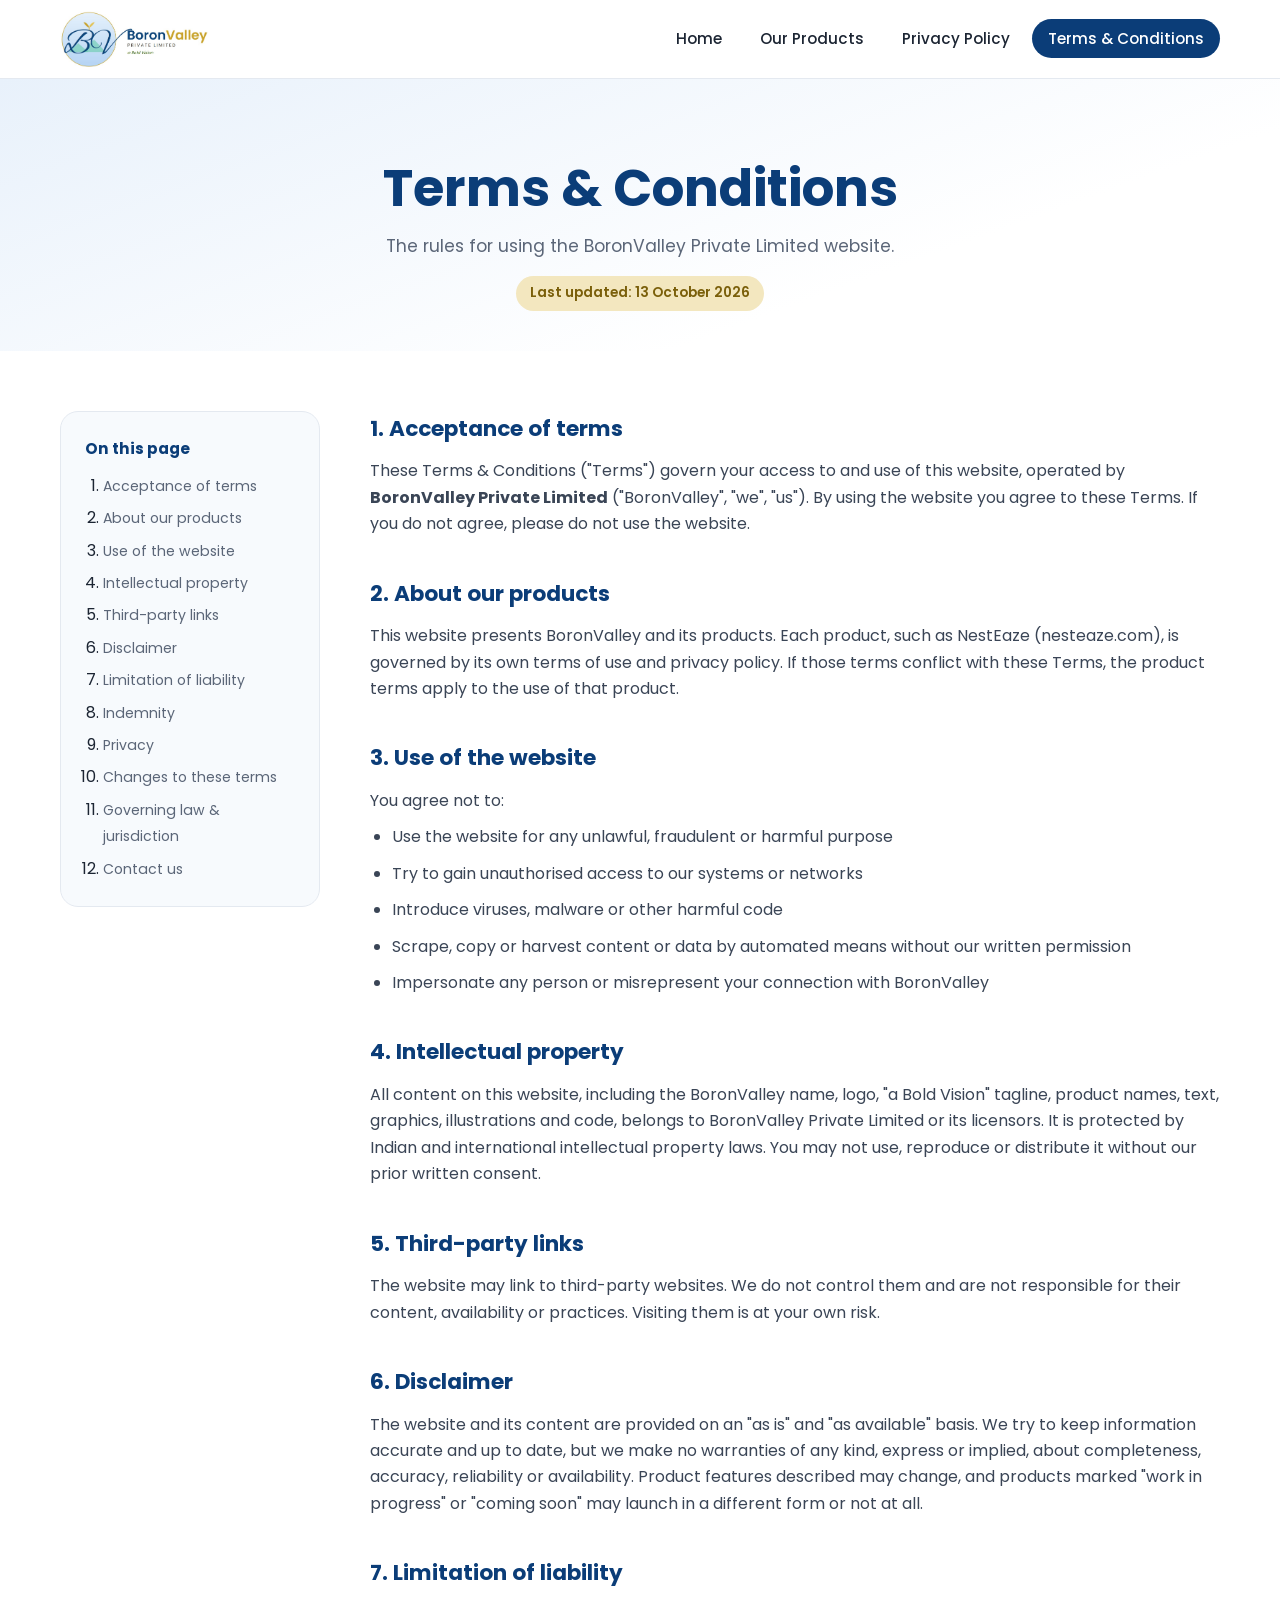
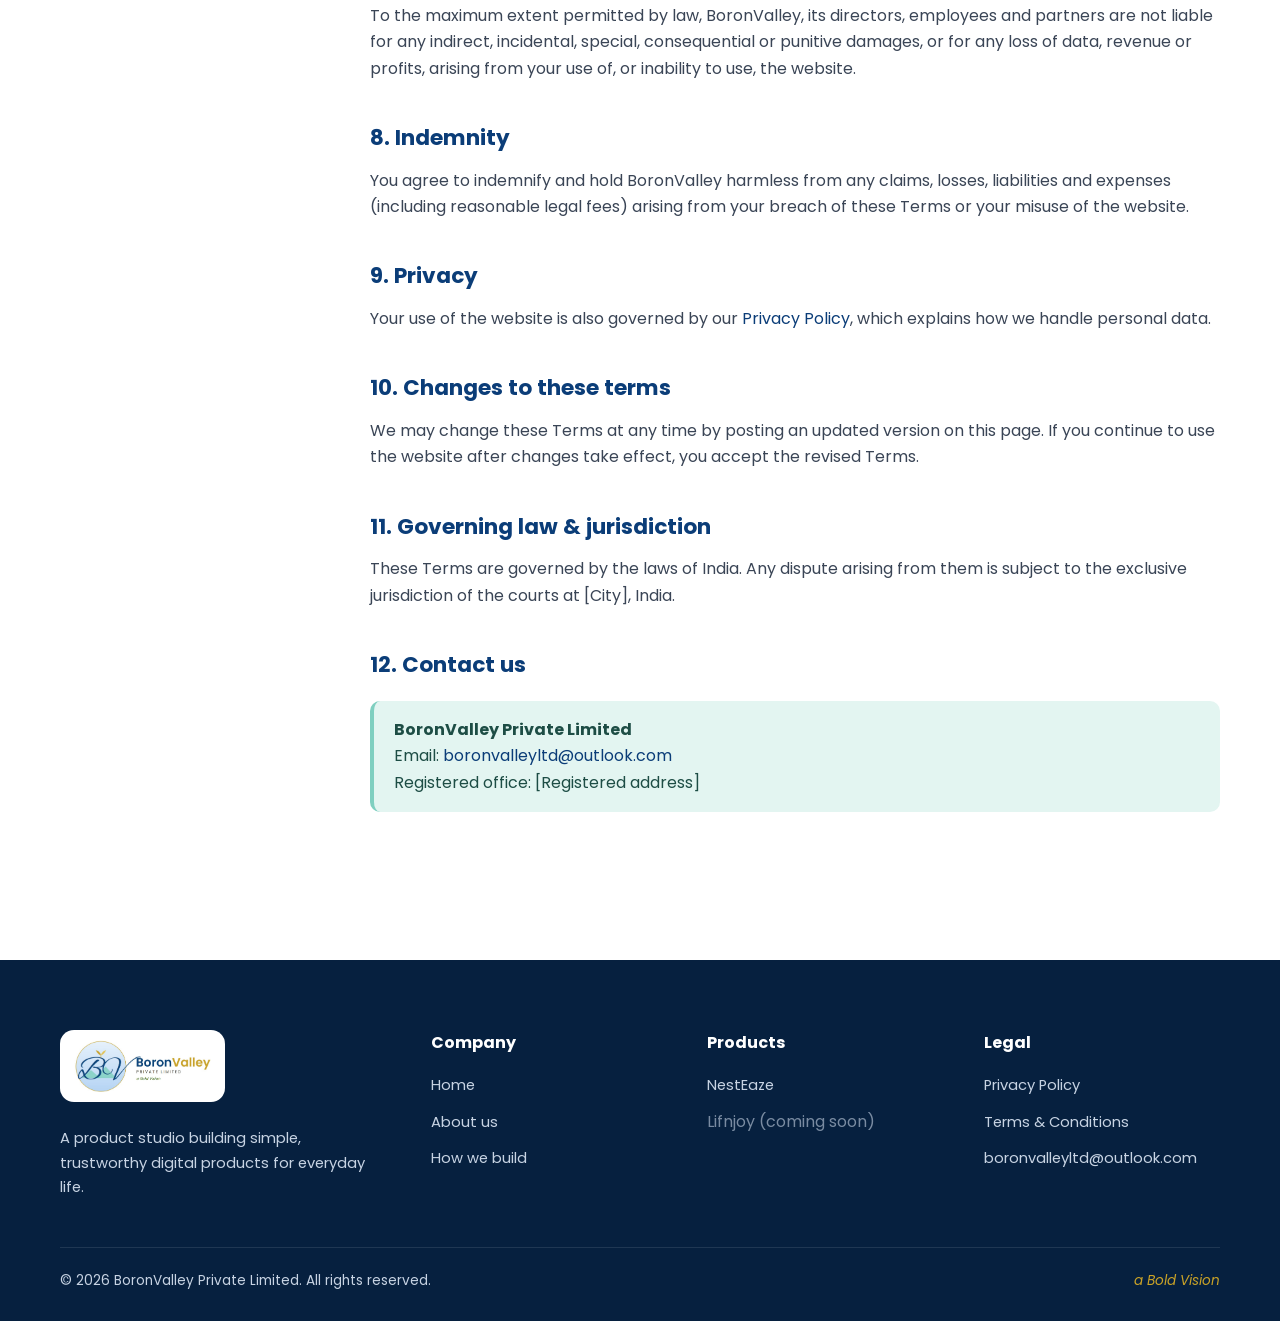
<file: terms-and-conditions.html>
<!doctype html>
<html lang="en">
<head>
<meta charset="utf-8">
<meta name="viewport" content="width=device-width, initial-scale=1">
<title>Terms &amp; Conditions | BoronValley Private Limited</title>
<meta name="description" content="Terms and Conditions for using the BoronValley Private Limited website.">
<link rel="icon" type="image/png" href="assets/favicon.png">
<link rel="preconnect" href="https://fonts.googleapis.com">
<link rel="preconnect" href="https://fonts.gstatic.com" crossorigin>
<link href="https://fonts.googleapis.com/css2?family=Poppins:wght@400;500;600;700&display=swap" rel="stylesheet">
<link rel="stylesheet" href="assets/styles.css">
<script src="assets/main.js" defer></script>
</head>
<body>
<header class="site-header">
  <nav class="container nav" aria-label="Main">
    <a class="brand" href="index.html" aria-label="BoronValley home"><img src="assets/logo.jpg" alt="BoronValley Private Limited — a Bold Vision"></a>
    <button class="menu-toggle" aria-label="Open menu" aria-expanded="false"><span></span><span></span><span></span></button>
    <ul class="nav-links">
      <li><a href="index.html">Home</a></li>
      <li><a href="products.html">Our Products</a></li>
      <li><a href="privacy-policy.html">Privacy Policy</a></li>
      <li><a href="terms-and-conditions.html" class="active">Terms &amp; Conditions</a></li>
    </ul>
  </nav>
</header>

<main>
<section class="page-hero" style="padding-bottom:40px">
  <div class="container"><h1>Terms &amp; Conditions</h1><p>The rules for using the BoronValley Private Limited website.</p><span class="legal-meta">Last updated: 13 October 2026</span></div>
</section>
<div class="legal"><div class="container legal-wrap">
  <aside class="toc"><h4>On this page</h4><ol><li><a href="#s1">Acceptance of terms</a></li><li><a href="#s2">About our products</a></li><li><a href="#s3">Use of the website</a></li><li><a href="#s4">Intellectual property</a></li><li><a href="#s5">Third-party links</a></li><li><a href="#s6">Disclaimer</a></li><li><a href="#s7">Limitation of liability</a></li><li><a href="#s8">Indemnity</a></li><li><a href="#s9">Privacy</a></li><li><a href="#s10">Changes to these terms</a></li><li><a href="#s11">Governing law &amp; jurisdiction</a></li><li><a href="#s12">Contact us</a></li></ol></aside>
  <article class="legal-content"><h2 id="s1">1. Acceptance of terms</h2><p>These Terms &amp; Conditions ("Terms") govern your access to and use of this website, operated by <strong>BoronValley Private Limited</strong> ("BoronValley", "we", "us"). By using the website you agree to these Terms. If you do not agree, please do not use the website.</p><h2 id="s2">2. About our products</h2><p>This website presents BoronValley and its products. Each product, such as NestEaze (nesteaze.com), is governed by its own terms of use and privacy policy. If those terms conflict with these Terms, the product terms apply to the use of that product.</p><h2 id="s3">3. Use of the website</h2><p>You agree not to:</p><ul><li>Use the website for any unlawful, fraudulent or harmful purpose</li><li>Try to gain unauthorised access to our systems or networks</li><li>Introduce viruses, malware or other harmful code</li><li>Scrape, copy or harvest content or data by automated means without our written permission</li><li>Impersonate any person or misrepresent your connection with BoronValley</li></ul><h2 id="s4">4. Intellectual property</h2><p>All content on this website, including the BoronValley name, logo, "a Bold Vision" tagline, product names, text, graphics, illustrations and code, belongs to BoronValley Private Limited or its licensors. It is protected by Indian and international intellectual property laws. You may not use, reproduce or distribute it without our prior written consent.</p><h2 id="s5">5. Third-party links</h2><p>The website may link to third-party websites. We do not control them and are not responsible for their content, availability or practices. Visiting them is at your own risk.</p><h2 id="s6">6. Disclaimer</h2><p>The website and its content are provided on an "as is" and "as available" basis. We try to keep information accurate and up to date, but we make no warranties of any kind, express or implied, about completeness, accuracy, reliability or availability. Product features described may change, and products marked "work in progress" or "coming soon" may launch in a different form or not at all.</p><h2 id="s7">7. Limitation of liability</h2><p>To the maximum extent permitted by law, BoronValley, its directors, employees and partners are not liable for any indirect, incidental, special, consequential or punitive damages, or for any loss of data, revenue or profits, arising from your use of, or inability to use, the website.</p><h2 id="s8">8. Indemnity</h2><p>You agree to indemnify and hold BoronValley harmless from any claims, losses, liabilities and expenses (including reasonable legal fees) arising from your breach of these Terms or your misuse of the website.</p><h2 id="s9">9. Privacy</h2><p>Your use of the website is also governed by our <a href="privacy-policy.html">Privacy Policy</a>, which explains how we handle personal data.</p><h2 id="s10">10. Changes to these terms</h2><p>We may change these Terms at any time by posting an updated version on this page. If you continue to use the website after changes take effect, you accept the revised Terms.</p><h2 id="s11">11. Governing law &amp; jurisdiction</h2><p>These Terms are governed by the laws of India. Any dispute arising from them is subject to the exclusive jurisdiction of the courts at [City], India.</p><h2 id="s12">12. Contact us</h2><div class="note"><strong>BoronValley Private Limited</strong><br>Email: <a href="mailto:boronvalleyltd@outlook.com">boronvalleyltd@outlook.com</a><br>Registered office: [Registered address]</div></article>
</div></div>
</main>
<footer class="site-footer">
  <div class="container">
    <div class="footer-grid">
      <div>
        <a class="footer-logo" href="index.html" aria-label="BoronValley home"><img src="assets/logo.jpg" alt="BoronValley Private Limited"></a>
        <p>A product studio building simple, trustworthy digital products for everyday life.</p>
      </div>
      <div><h4>Company</h4><ul><li><a href="index.html">Home</a></li><li><a href="index.html#about">About us</a></li><li><a href="index.html#how">How we build</a></li></ul></div>
      <div><h4>Products</h4><ul><li><a href="https://nesteaze.com" target="_blank" rel="noopener">NestEaze</a></li><li><span style="opacity:.6">Lifnjoy (coming soon)</span></li></ul></div>
      <div><h4>Legal</h4><ul><li><a href="privacy-policy.html">Privacy Policy</a></li><li><a href="terms-and-conditions.html">Terms &amp; Conditions</a></li><li><a href="mailto:boronvalleyltd@outlook.com">boronvalleyltd@outlook.com</a></li></ul></div>
    </div>
    <div class="footer-bottom"><span>&copy; <span id="year">2026</span> BoronValley Private Limited. All rights reserved.</span><em>a Bold Vision</em></div>
  </div>
</footer>
</body>
</html>
</file>
<file: assets/styles.css>
:root{
  --navy:#0b3d78; --navy-deep:#072a54; --gold:#c9a227; --gold-soft:#f3e7bf;
  --teal:#7fcfc0; --teal-soft:#e3f5f1; --sky:#e8f1fb; --ink:#1c2533; --muted:#5b6678;
  --leaf:#3f7a1f; --bg:#ffffff; --line:#e4e9f0; --radius:18px;
  --shadow:0 12px 40px rgba(11,61,120,.10);
}
*{box-sizing:border-box;margin:0;padding:0}
html{scroll-behavior:smooth}
body{font-family:"Poppins",system-ui,-apple-system,"Segoe UI",sans-serif;color:var(--ink);background:var(--bg);line-height:1.65;-webkit-font-smoothing:antialiased}
img{max-width:100%;display:block}
a{color:var(--navy);text-decoration:none}
.container{width:min(1160px,100% - 40px);margin-inline:auto}

/* Header */
.site-header{position:sticky;top:0;z-index:50;background:rgba(255,255,255,.92);backdrop-filter:blur(10px);border-bottom:1px solid var(--line)}
.nav{display:flex;align-items:center;justify-content:space-between;height:78px;gap:20px}
.brand img{height:56px;width:auto}
.nav-links{display:flex;gap:6px;list-style:none;align-items:center}
.nav-links a{padding:9px 16px;border-radius:999px;font-weight:500;font-size:.95rem;color:var(--ink);transition:.2s}
.nav-links a:hover{background:var(--sky);color:var(--navy)}
.nav-links a.active{background:var(--navy);color:#fff}
.menu-toggle{display:none;background:none;border:0;cursor:pointer;padding:8px}
.menu-toggle span{display:block;width:24px;height:2px;background:var(--navy);margin:5px 0;border-radius:2px}

/* Buttons */
.btn{display:inline-flex;align-items:center;gap:10px;padding:14px 26px;border-radius:999px;font-weight:600;font-size:.98rem;transition:transform .2s,box-shadow .2s,background .2s;border:2px solid transparent}
.btn-primary{background:var(--navy);color:#fff;box-shadow:0 10px 24px rgba(11,61,120,.25)}
.btn-primary:hover{transform:translateY(-2px);background:var(--navy-deep)}
.btn-gold{background:var(--gold);color:#fff;box-shadow:0 10px 24px rgba(201,162,39,.3)}
.btn-gold:hover{transform:translateY(-2px);background:#b48f1c}
.btn-outline{border-color:var(--navy);color:var(--navy)}
.btn-outline:hover{background:var(--navy);color:#fff}

/* Hero */
.hero{position:relative;overflow:hidden;background:linear-gradient(160deg,var(--sky) 0%,#fff 55%,var(--teal-soft) 100%);padding:90px 0 110px}
.hero-grid{display:grid;grid-template-columns:1.05fr .95fr;gap:50px;align-items:center}
.eyebrow{display:inline-flex;align-items:center;gap:8px;background:#fff;border:1px solid var(--gold-soft);color:var(--leaf);font-weight:600;font-size:.85rem;padding:7px 14px;border-radius:999px;box-shadow:0 4px 14px rgba(201,162,39,.12)}
.hero h1{font-size:clamp(2.3rem,5vw,3.8rem);line-height:1.12;color:var(--navy);margin:22px 0 18px;font-weight:700;letter-spacing:-.02em}
.hero h1 .gold{color:var(--gold)}
.hero p.lead{font-size:1.12rem;color:var(--muted);max-width:540px}
.hero-actions{display:flex;flex-wrap:wrap;gap:14px;margin-top:32px}
.hero-stats{display:flex;gap:36px;margin-top:44px;flex-wrap:wrap}
.hero-stats strong{display:block;font-size:1.7rem;color:var(--navy)}
.hero-stats span{font-size:.88rem;color:var(--muted)}
.hero-art{position:relative}
.hero-art svg{width:100%;height:auto;filter:drop-shadow(0 30px 50px rgba(11,61,120,.15))}
.blob{position:absolute;border-radius:50%;filter:blur(60px);opacity:.5;z-index:0}
.blob.one{width:380px;height:380px;background:var(--teal);top:-120px;right:-80px}
.blob.two{width:300px;height:300px;background:var(--gold-soft);bottom:-120px;left:-80px}
.hero .container{position:relative;z-index:1}

/* Sections */
section{padding:96px 0}
.section-head{text-align:center;max-width:720px;margin:0 auto 56px}
.section-head .tag{color:var(--gold);font-weight:700;text-transform:uppercase;letter-spacing:.14em;font-size:.8rem}
.section-head h2{font-size:clamp(1.8rem,3.5vw,2.6rem);color:var(--navy);line-height:1.2;margin:10px 0 14px}
.section-head p{color:var(--muted)}
.alt{background:linear-gradient(180deg,#f7fafd,#fff)}

.grid-3{display:grid;grid-template-columns:repeat(3,1fr);gap:26px}
.grid-4{display:grid;grid-template-columns:repeat(4,1fr);gap:22px}
.card{background:#fff;border:1px solid var(--line);border-radius:var(--radius);padding:32px 28px;transition:transform .25s,box-shadow .25s,border-color .25s}
.card:hover{transform:translateY(-6px);box-shadow:var(--shadow);border-color:transparent}
.icon{width:56px;height:56px;border-radius:16px;display:grid;place-items:center;margin-bottom:20px;background:var(--sky);color:var(--navy)}
.icon.gold{background:var(--gold-soft);color:#9a7a12}
.icon.teal{background:var(--teal-soft);color:#1f7f6d}
.icon svg{width:28px;height:28px}
.card h3{font-size:1.15rem;color:var(--navy);margin-bottom:8px}
.card p{color:var(--muted);font-size:.95rem}

/* Product spotlight */
.spotlight{display:grid;grid-template-columns:1fr 1fr;gap:56px;align-items:center}
.spotlight-art{background:linear-gradient(145deg,var(--navy),#1b5aa6);border-radius:28px;padding:40px;box-shadow:var(--shadow);position:relative;overflow:hidden}
.spotlight-art::after{content:"";position:absolute;width:260px;height:260px;border-radius:50%;background:rgba(201,162,39,.25);right:-80px;top:-80px}
.spotlight h2{font-size:clamp(1.8rem,3.5vw,2.5rem);color:var(--navy);line-height:1.2;margin:10px 0 16px}
.check-list{list-style:none;margin:24px 0 32px;display:grid;gap:12px}
.check-list li{display:flex;gap:12px;align-items:flex-start;color:var(--ink)}
.check-list li::before{content:"";flex:0 0 22px;height:22px;border-radius:50%;background:var(--teal-soft) url("data:image/svg+xml,%3Csvg xmlns='http://www.w3.org/2000/svg' viewBox='0 0 24 24' fill='none' stroke='%231f7f6d' stroke-width='3' stroke-linecap='round' stroke-linejoin='round'%3E%3Cpath d='M20 6 9 17l-5-5'/%3E%3C/svg%3E") center/13px no-repeat;margin-top:3px}

/* Values / steps */
.steps{counter-reset:s;display:grid;grid-template-columns:repeat(4,1fr);gap:22px}
.step{position:relative;padding:30px 24px;border-radius:var(--radius);background:#fff;border:1px solid var(--line)}
.step::before{counter-increment:s;content:"0" counter(s);font-size:2.2rem;font-weight:700;color:var(--gold-soft);-webkit-text-stroke:1px var(--gold);display:block;margin-bottom:10px}
.step h3{color:var(--navy);font-size:1.08rem;margin-bottom:6px}
.step p{color:var(--muted);font-size:.93rem}

/* CTA band */
.cta-band{background:linear-gradient(120deg,var(--navy-deep),var(--navy) 60%,#1d63b3);color:#fff;border-radius:28px;padding:60px;display:flex;justify-content:space-between;align-items:center;gap:30px;position:relative;overflow:hidden}
.cta-band::before{content:"";position:absolute;inset:auto -60px -120px auto;width:320px;height:320px;border-radius:50%;background:rgba(127,207,192,.25)}
.cta-band h2{font-size:clamp(1.6rem,3vw,2.2rem);line-height:1.25;max-width:560px}
.cta-band p{opacity:.85;margin-top:8px}
.cta-band .btn{position:relative;z-index:1}

/* Products page */
.page-hero{background:linear-gradient(160deg,var(--sky),#fff 70%);padding:80px 0 60px;text-align:center}
.page-hero h1{font-size:clamp(2rem,4.5vw,3.2rem);color:var(--navy);line-height:1.15}
.page-hero p{color:var(--muted);max-width:640px;margin:14px auto 0;font-size:1.08rem}
.product-card{display:grid;grid-template-columns:1.1fr .9fr;border-radius:28px;overflow:hidden;background:#fff;border:1px solid var(--line);box-shadow:var(--shadow);text-decoration:none;color:inherit;transition:transform .3s,box-shadow .3s}
a.product-card:hover{transform:translateY(-6px);box-shadow:0 24px 60px rgba(11,61,120,.18)}
.product-body{padding:48px}
.product-badge{display:inline-flex;align-items:center;gap:8px;font-size:.8rem;font-weight:700;letter-spacing:.08em;text-transform:uppercase;padding:6px 12px;border-radius:999px}
.badge-live{background:#e6f6ea;color:#237a3b}
.badge-live::before{content:"";width:8px;height:8px;border-radius:50%;background:#2fb150;box-shadow:0 0 0 4px rgba(47,177,80,.2);animation:pulse 1.8s infinite}
.badge-wip{background:var(--gold-soft);color:#8a6c0d}
@keyframes pulse{50%{box-shadow:0 0 0 8px rgba(47,177,80,0)}}
.product-body h2{font-size:2.3rem;color:var(--navy);margin:16px 0 4px}
.product-body .tagline{color:var(--gold);font-weight:600;font-style:italic;margin-bottom:14px}
.product-body .domain{display:inline-flex;align-items:center;gap:8px;font-weight:600;color:var(--navy);margin-top:6px}
.feature-grid{display:grid;grid-template-columns:1fr 1fr;gap:14px 22px;margin:26px 0 30px}
.feature{display:flex;gap:12px;align-items:flex-start}
.feature .mini{flex:0 0 38px;height:38px;border-radius:11px;display:grid;place-items:center;background:var(--sky);color:var(--navy)}
.feature .mini svg{width:20px;height:20px}
.feature strong{display:block;font-size:.95rem;color:var(--ink)}
.feature span{font-size:.85rem;color:var(--muted)}
.product-visual{background:linear-gradient(160deg,var(--navy),#1f63b0);display:grid;place-items:center;padding:40px;position:relative;overflow:hidden}
.product-visual.wip{background:linear-gradient(160deg,#f6efd8,#fdfaf0)}
.product-card.disabled{cursor:not-allowed;box-shadow:none;opacity:.97}
.wip-chip{display:inline-flex;align-items:center;gap:10px;margin-top:22px;padding:12px 20px;border-radius:999px;background:#fff8e1;border:1px dashed var(--gold);color:#8a6c0d;font-weight:600}
.wip-chip svg{width:22px;height:22px;animation:spin 6s linear infinite}
@keyframes spin{to{transform:rotate(360deg)}}

/* Legal */
.legal{padding:60px 0 90px}
.legal-wrap{display:grid;grid-template-columns:260px 1fr;gap:50px;align-items:start}
.toc{position:sticky;top:100px;background:#f7fafd;border:1px solid var(--line);border-radius:var(--radius);padding:24px}
.toc h4{color:var(--navy);margin-bottom:12px;font-size:.95rem}
.toc ol{padding-left:18px;display:grid;gap:6px}
.toc a{color:var(--muted);font-size:.88rem}
.toc a:hover{color:var(--navy)}
.legal-content h2{color:var(--navy);font-size:1.35rem;margin:38px 0 12px;scroll-margin-top:100px}
.legal-content h2:first-child{margin-top:0}
.legal-content p,.legal-content li{color:#3a4556;margin-bottom:10px}
.legal-content ul{padding-left:22px;margin-bottom:12px}
.legal-meta{display:inline-block;background:var(--gold-soft);color:#7a5f0a;padding:6px 14px;border-radius:999px;font-size:.85rem;font-weight:600;margin-top:16px}
.note{background:var(--teal-soft);border-left:4px solid var(--teal);padding:16px 20px;border-radius:10px;margin:18px 0;color:#1d4d45}

/* Footer */
.site-footer{background:#06203f;color:#c7d3e3;padding:70px 0 28px;margin-top:40px}
.footer-grid{display:grid;grid-template-columns:1.4fr 1fr 1fr 1fr;gap:40px}
.footer-logo{background:#fff;border-radius:14px;padding:10px 14px;display:inline-block}
.footer-logo img{height:52px;width:auto}
.site-footer p{font-size:.92rem;margin-top:16px;max-width:320px}
.site-footer h4{color:#fff;font-size:1rem;margin-bottom:16px}
.site-footer ul{list-style:none;display:grid;gap:10px}
.site-footer a{color:#c7d3e3;font-size:.92rem}
.site-footer a:hover{color:var(--gold)}
.footer-bottom{border-top:1px solid rgba(255,255,255,.1);margin-top:48px;padding-top:22px;display:flex;justify-content:space-between;flex-wrap:wrap;gap:12px;font-size:.85rem}
.footer-bottom em{color:var(--gold)}

/* Reveal */
.reveal{opacity:0;transform:translateY(24px);transition:opacity .7s ease,transform .7s ease}
.reveal.in{opacity:1;transform:none}

/* Responsive */
@media (max-width:980px){
  .hero-grid,.spotlight,.product-card,.legal-wrap{grid-template-columns:1fr}
  .grid-3{grid-template-columns:1fr 1fr}
  .grid-4,.steps{grid-template-columns:1fr 1fr}
  .footer-grid{grid-template-columns:1fr 1fr}
  .toc{position:static}
  .hero-art{max-width:520px;margin-inline:auto;width:100%}
  .product-visual{order:-1;min-height:280px}
  .cta-band{flex-direction:column;align-items:flex-start;padding:44px}
}
@media (max-width:720px){
  .menu-toggle{display:block}
  .nav-links{position:absolute;top:78px;left:0;right:0;flex-direction:column;align-items:stretch;background:#fff;padding:14px 20px 20px;border-bottom:1px solid var(--line);display:none}
  .nav-links.open{display:flex}
  .nav-links a{padding:12px 16px}
  .brand img{height:46px}
  section{padding:70px 0}
  .hero{padding:60px 0 80px}
  .grid-3,.grid-4,.steps,.feature-grid,.footer-grid{grid-template-columns:1fr}
  .product-body{padding:32px 24px}
  .cta-band{padding:36px 26px}
}
@media (prefers-reduced-motion:reduce){*{animation:none!important;transition:none!important}.reveal{opacity:1;transform:none}}
</file>
